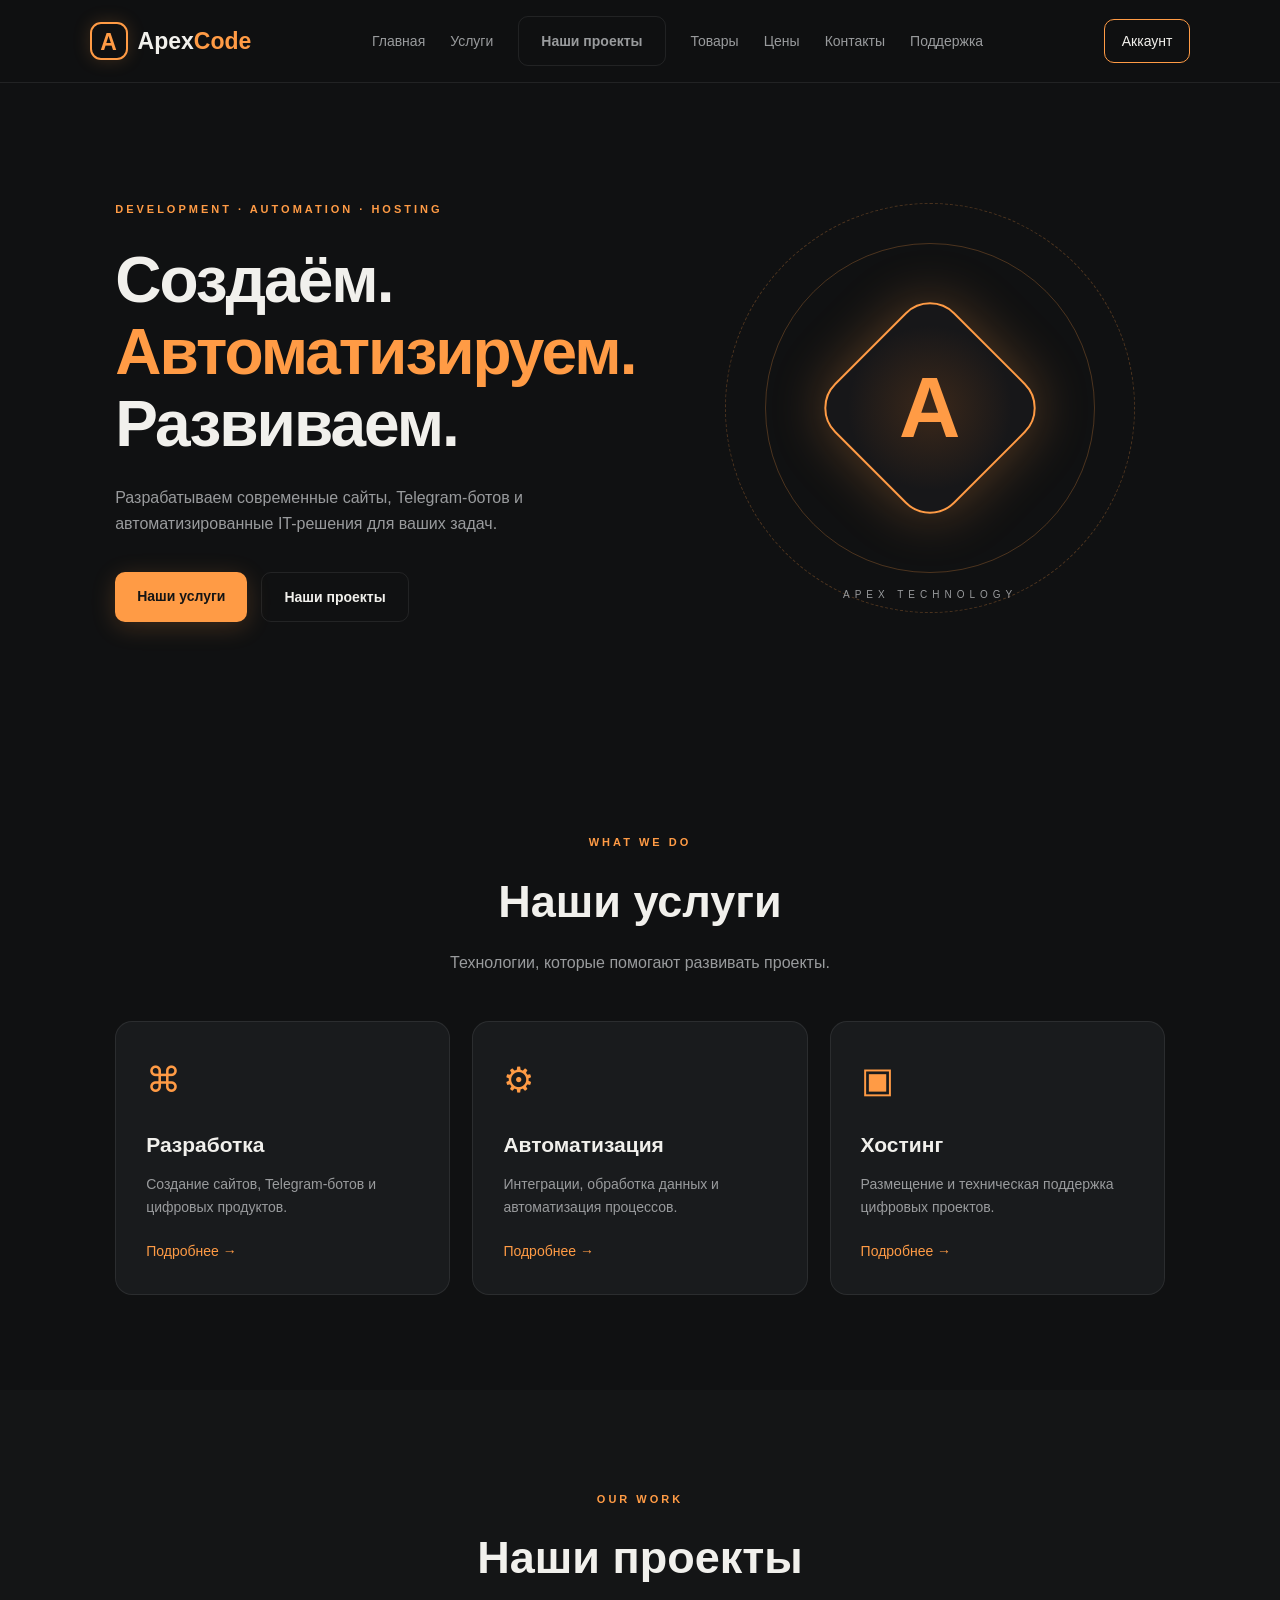
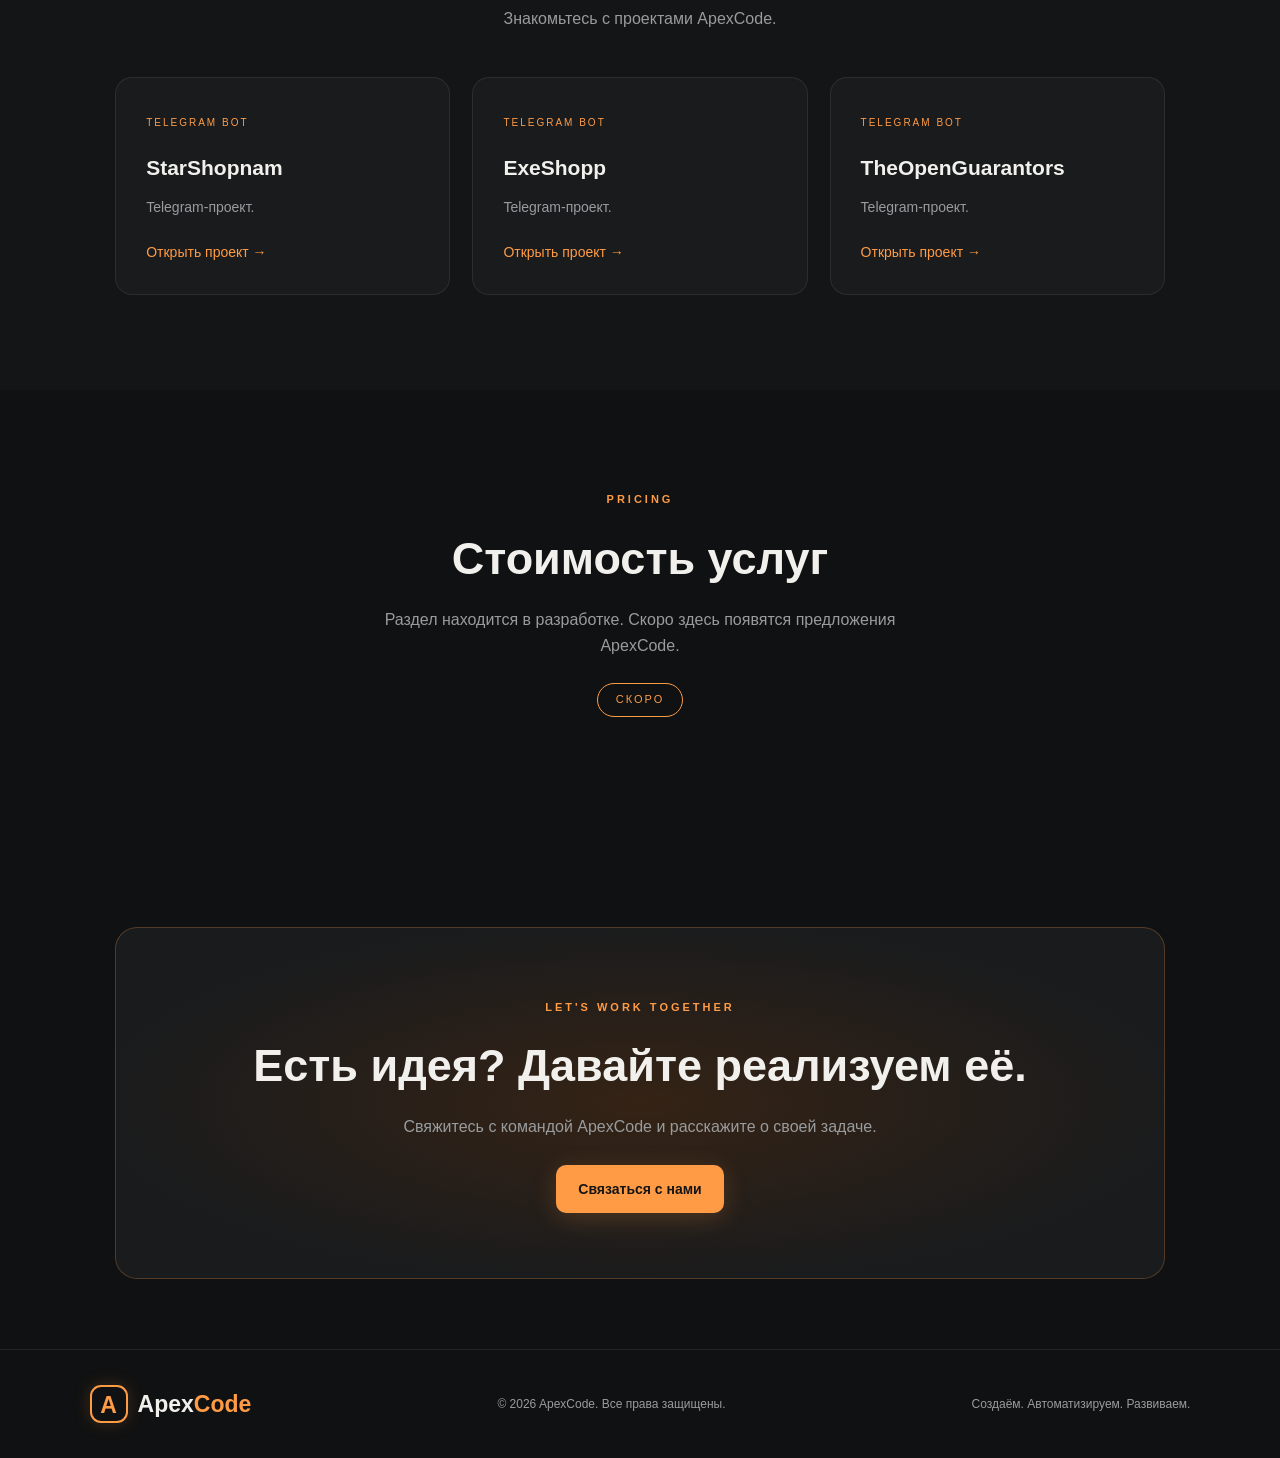
<file: index.html>
<!DOCTYPE html>
<html lang="ru">
<head>
  <meta charset="UTF-8">
  <meta name="viewport" content="width=device-width, initial-scale=1.0">
  <meta name="theme-color" content="#101112">
  <meta name="description" content="ApexCode — разработка сайтов, автоматизация, Telegram-боты и IT-решения.">

  <title>ApexCode — Создаём. Автоматизируем. Развиваем.</title>

  <link rel="stylesheet" href="css/style.css">
</head>
<body>

  <header class="header">
    <a href="#" class="logo">
      <span class="logo-icon">A</span>
      <span>Apex<span class="accent">Code</span></span>
    </a>

    <button class="menu-toggle" id="menuToggle"
      aria-label="Открыть меню" aria-expanded="false">
      ☰
    </button>

    <nav class="navigation" id="navigation">
      <a href="#home">Главная</a>
      <a href="services.html">Услуги</a>
      <a href="projects.html" class="button secondary">
  Наши проекты
</a>
      <a href="products.html">Товары</a>
      <a href="pricing.html">Цены</a>
      <a href="#contacts">Контакты</a>
      <a href="support.html">Поддержка</a>
    </nav>

    <a href="account.html" class="account-button">Аккаунт</a>
  </header>

  <main>
    <section class="hero" id="home">
      <div class="hero-content">
        <span class="eyebrow">DEVELOPMENT · AUTOMATION · HOSTING</span>

        <h1>
          Создаём.<br>
          <span class="accent">Автоматизируем.</span><br>
          Развиваем.
        </h1>

        <p>
          Разрабатываем современные сайты, Telegram-ботов
          и автоматизированные IT-решения для ваших задач.
        </p>

        <div class="hero-buttons">
          <a href="#services" class="button primary">Наши услуги</a>
          <a href="#projects" class="button secondary">Наши проекты</a>
        </div>
      </div>

      <div class="hero-visual">
        <div class="orbit orbit-one"></div>
        <div class="orbit orbit-two"></div>
        <div class="core">
          <span>A</span>
        </div>
        <div class="visual-label">APEX TECHNOLOGY</div>
      </div>
    </section>

    <section class="section" id="services">
      <div class="section-heading">
        <span class="eyebrow">WHAT WE DO</span>
        <h2>Наши услуги</h2>
        <p>Технологии, которые помогают развивать проекты.</p>
      </div>

      <div class="cards">
        <article class="card">
          <div class="card-icon">⌘</div>
          <h3>Разработка</h3>
          <p>Создание сайтов, Telegram-ботов и цифровых продуктов.</p>
          <a href="#contacts">Подробнее →</a>
        </article>

        <article class="card">
          <div class="card-icon">⚙</div>
          <h3>Автоматизация</h3>
          <p>Интеграции, обработка данных и автоматизация процессов.</p>
          <a href="#contacts">Подробнее →</a>
        </article>

        <article class="card">
          <div class="card-icon">▣</div>
          <h3>Хостинг</h3>
          <p>Размещение и техническая поддержка цифровых проектов.</p>
          <a href="#contacts">Подробнее →</a>
        </article>
      </div>
    </section>

    <section class="section projects" id="projects">
      <div class="section-heading">
        <span class="eyebrow">OUR WORK</span>
        <h2>Наши проекты</h2>
        <p>Знакомьтесь с проектами ApexCode.</p>
      </div>

      <div class="cards">
        <article class="card project-card">
          <span class="project-tag">TELEGRAM BOT</span>
          <h3>StarShopnam</h3>
          <p>Telegram-проект.</p>
          <a href="https://t.me/StarShopnam_bot" target="_blank" rel="noopener noreferrer">Открыть проект →</a>
        </article>

        <article class="card project-card">
          <span class="project-tag">TELEGRAM BOT</span>
          <h3>ExeShopp</h3>
          <p>Telegram-проект.</p>
          <a href="https://t.me/ExeShoppBot" target="_blank" rel="noopener noreferrer">Открыть проект →</a>
        </article>

        <article class="card project-card">
          <span class="project-tag">TELEGRAM BOT</span>
          <h3>TheOpenGuarantors</h3>
          <p>Telegram-проект.</p>
          <a href="https://t.me/TheOpenGuarantorsRobot" target="_blank" rel="noopener noreferrer">Открыть проект →</a>
        </article>
      </div>
    </section>

    <section class="section pricing" id="pricing">
      <div class="section-heading">
        <span class="eyebrow">PRICING</span>
        <h2>Стоимость услуг</h2>
        <p>Раздел находится в разработке. Скоро здесь появятся предложения ApexCode.</p>
        <span class="coming-soon">СКОРО</span>
      </div>
    </section>

    <section class="contact-section" id="contacts">
      <span class="eyebrow">LET'S WORK TOGETHER</span>
      <h2>Есть идея? Давайте реализуем её.</h2>
      <p>Свяжитесь с командой ApexCode и расскажите о своей задаче.</p>
      <a href="https://t.me/ApexCodeHelp"
         target="_blank" rel="noopener noreferrer"
         class="button primary">Связаться с нами</a>
    </section>
  </main>

  <footer class="footer">
    <a href="#" class="logo">
      <span class="logo-icon">A</span>
      <span>Apex<span class="accent">Code</span></span>
    </a>
    <p>© 2026 ApexCode. Все права защищены.</p>
    <span class="footer-caption">Создаём. Автоматизируем. Развиваем.</span>
  </footer>

  <script src="js/main.js"></script>
</body>
</html>
</file>
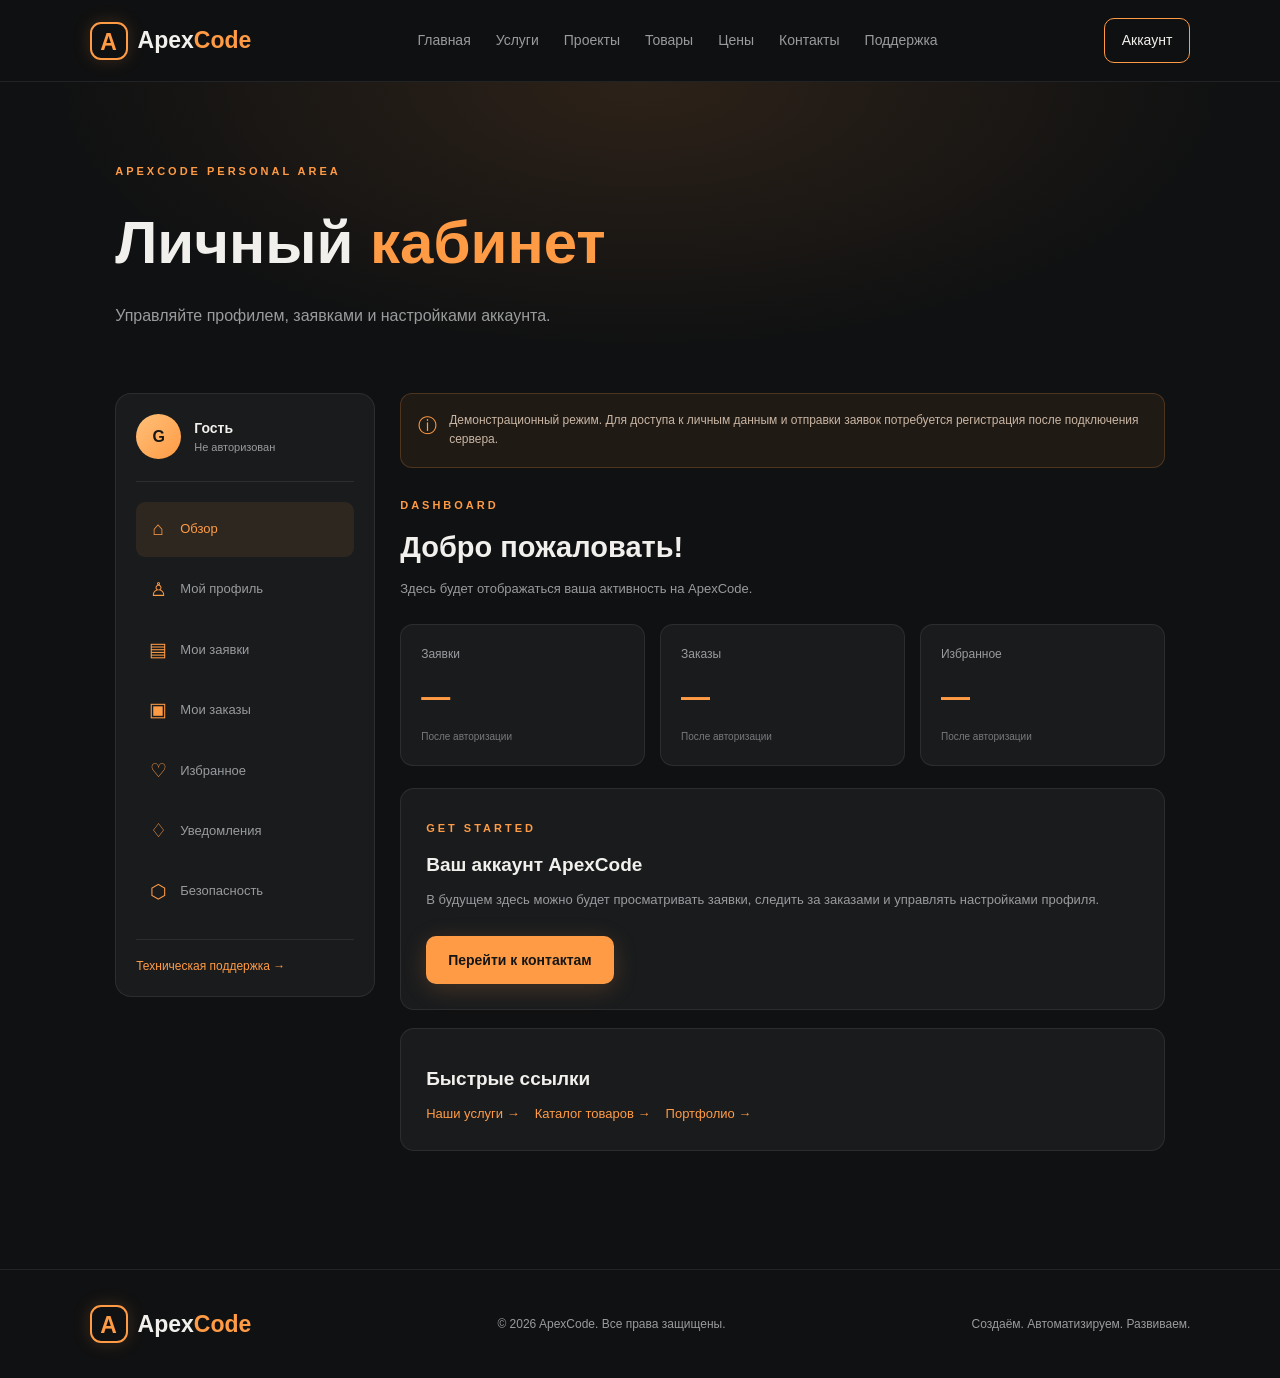
<file: account.html>
<!DOCTYPE html>
<html lang="ru">
<head>
  <meta charset="UTF-8">
  <meta name="viewport" content="width=device-width, initial-scale=1.0">
  <meta name="theme-color" content="#101112">
  <meta name="description" content="Личный кабинет ApexCode.">

  <title>Личный кабинет — ApexCode</title>

  <link rel="stylesheet" href="css/style.css">
  <link rel="stylesheet" href="css/account.css">
</head>
<body>

  <header class="header">
    <a href="index.html" class="logo">
      <span class="logo-icon">A</span>
      <span>Apex<span class="accent">Code</span></span>
    </a>

    <button class="menu-toggle" id="menuToggle"
      aria-label="Открыть меню" aria-expanded="false">☰</button>

    <nav class="navigation" id="navigation">
      <a href="index.html">Главная</a>
      <a href="services.html">Услуги</a>
      <a href="projects.html">Проекты</a>
      <a href="products.html">Товары</a>
      <a href="pricing.html">Цены</a>
      <a href="index.html#contacts">Контакты</a>
      <a href="support.html">Поддержка</a>
    </nav>

    <a href="account.html" class="account-button">Аккаунт</a>
  </header>

  <main class="account-page">

    <section class="account-heading">
      <span class="eyebrow">APEXCODE PERSONAL AREA</span>
      <h1>Личный <span class="accent">кабинет</span></h1>
      <p>Управляйте профилем, заявками и настройками аккаунта.</p>
    </section>

    <div class="account-layout">

      <aside class="account-sidebar">
        <div class="profile-summary">
          <div class="profile-avatar">G</div>
          <div>
            <strong>Гость</strong>
            <span>Не авторизован</span>
          </div>
        </div>

        <nav class="account-menu" aria-label="Разделы личного кабинета">
          <button class="account-tab active" data-tab="overview">
            <span>⌂</span> Обзор
          </button>
          <button class="account-tab" data-tab="profile">
            <span>♙</span> Мой профиль
          </button>
          <button class="account-tab" data-tab="applications">
            <span>▤</span> Мои заявки
          </button>
          <button class="account-tab" data-tab="orders">
            <span>▣</span> Мои заказы
          </button>
          <button class="account-tab" data-tab="favorites">
            <span>♡</span> Избранное
          </button>
          <button class="account-tab" data-tab="notifications">
            <span>♢</span> Уведомления
          </button>
          <button class="account-tab" data-tab="security">
            <span>⬡</span> Безопасность
          </button>
        </nav>

        <a class="support-link" href="https://t.me/ApexCodeHelp"
          target="_blank" rel="noopener noreferrer">
          Техническая поддержка →
        </a>
      </aside>

      <section class="account-content">

        <div class="account-notice">
          <span>ⓘ</span>
          <p>
            Демонстрационный режим. Для доступа к личным данным
            и отправки заявок потребуется регистрация после подключения сервера.
          </p>
        </div>

        <!-- ОБЗОР -->
        <section class="tab-panel active" id="tab-overview">
          <div class="panel-heading">
            <div>
              <span class="eyebrow">DASHBOARD</span>
              <h2>Добро пожаловать!</h2>
              <p>Здесь будет отображаться ваша активность на ApexCode.</p>
            </div>
          </div>

          <div class="account-stats">
            <article class="stat-card">
              <span>Заявки</span>
              <strong>—</strong>
              <small>После авторизации</small>
            </article>
            <article class="stat-card">
              <span>Заказы</span>
              <strong>—</strong>
              <small>После авторизации</small>
            </article>
            <article class="stat-card">
              <span>Избранное</span>
              <strong>—</strong>
              <small>После авторизации</small>
            </article>
          </div>

          <div class="account-card">
            <span class="eyebrow">GET STARTED</span>
            <h3>Ваш аккаунт ApexCode</h3>
            <p>
              В будущем здесь можно будет просматривать заявки,
              следить за заказами и управлять настройками профиля.
            </p>
            <a href="index.html#contacts" class="button primary">
              Перейти к контактам
            </a>
          </div>

          <div class="account-card">
            <h3>Быстрые ссылки</h3>
            <div class="quick-links">
              <a href="services.html">Наши услуги →</a>
              <a href="products.html">Каталог товаров →</a>
              <a href="projects.html">Портфолио →</a>
            </div>
          </div>
        </section>

        <!-- ПРОФИЛЬ -->
        <section class="tab-panel" id="tab-profile" hidden>
          <div class="panel-heading">
            <span class="eyebrow">PERSONAL INFORMATION</span>
            <h2>Мой профиль</h2>
            <p>Информация о вашем аккаунте.</p>
          </div>

          <div class="account-card">
            <div class="profile-large-avatar">G</div>
            <h3>Гостевой режим</h3>
            <p>Профиль появится после подключения авторизации.</p>
            <div class="information-row">
              <span>Имя</span>
              <strong>Не указано</strong>
            </div>
            <div class="information-row">
              <span>Email</span>
              <strong>Не подключён</strong>
            </div>
            <div class="information-row">
              <span>Telegram</span>
              <strong>Не подключён</strong>
            </div>
          </div>
        </section>

        <!-- ЗАЯВКИ -->
        <section class="tab-panel" id="tab-applications" hidden>
          <div class="panel-heading">
            <span class="eyebrow">APPLICATIONS</span>
            <h2>Мои заявки</h2>
            <p>История обращений по товарам и услугам.</p>
          </div>

          <div class="empty-state">
            <span>▤</span>
            <h3>Заявок пока нет</h3>
            <p>После авторизации здесь появятся ваши обращения.</p>
            <a href="services.html" class="button primary">Выбрать услугу</a>
          </div>
        </section>

        <!-- ЗАКАЗЫ -->
        <section class="tab-panel" id="tab-orders" hidden>
          <div class="panel-heading">
            <span class="eyebrow">ORDERS</span>
            <h2>Мои заказы</h2>
            <p>Статусы и история ваших заказов.</p>
          </div>

          <div class="empty-state">
            <span>▣</span>
            <h3>Заказов пока нет</h3>
            <p>Здесь будут отображаться согласованные заказы.</p>
            <a href="products.html" class="button primary">Открыть каталог</a>
          </div>
        </section>

        <!-- ИЗБРАННОЕ -->
        <section class="tab-panel" id="tab-favorites" hidden>
          <div class="panel-heading">
            <span class="eyebrow">FAVORITES</span>
            <h2>Избранное</h2>
            <p>Сохранённые товары и услуги.</p>
          </div>

          <div class="empty-state">
            <span>♡</span>
            <h3>Избранное будет доступно после входа</h3>
            <p>Сохранённые позиции можно будет просматривать в одном месте.</p>
            <a href="products.html" class="button primary">Открыть товары</a>
          </div>
        </section>

        <!-- УВЕДОМЛЕНИЯ -->
        <section class="tab-panel" id="tab-notifications" hidden>
          <div class="panel-heading">
            <span class="eyebrow">NOTIFICATIONS</span>
            <h2>Уведомления</h2>
            <p>События и обновления вашего аккаунта.</p>
          </div>

          <div class="empty-state">
            <span>♢</span>
            <h3>Пока нет уведомлений</h3>
            <p>Новые сообщения и изменения статусов будут появляться здесь.</p>
          </div>
        </section>

        <!-- БЕЗОПАСНОСТЬ -->
        <section class="tab-panel" id="tab-security" hidden>
          <div class="panel-heading">
            <span class="eyebrow">ACCOUNT SECURITY</span>
            <h2>Безопасность</h2>
            <p>Настройки защиты аккаунта.</p>
          </div>

          <div class="account-card">
            <div class="information-row">
              <span>Email</span>
              <strong>Не подключён</strong>
            </div>
            <div class="information-row">
              <span>Telegram</span>
              <strong>Не подключён</strong>
            </div>
            <div class="information-row">
              <span>Активные сессии</span>
              <strong>Недоступно</strong>
            </div>
            <p class="security-note">
              Управление паролем, подключёнными способами входа
              и сессиями появится после создания backend.
            </p>
          </div>
        </section>

      </section>
    </div>
  </main>

  <footer class="footer">
    <a href="index.html" class="logo">
      <span class="logo-icon">A</span>
      <span>Apex<span class="accent">Code</span></span>
    </a>
    <p>© 2026 ApexCode. Все права защищены.</p>
    <span class="footer-caption">Создаём. Автоматизируем. Развиваем.</span>
  </footer>

  <script src="js/main.js"></script>
  <script src="js/account.js"></script>
</body>
</html>
</file>
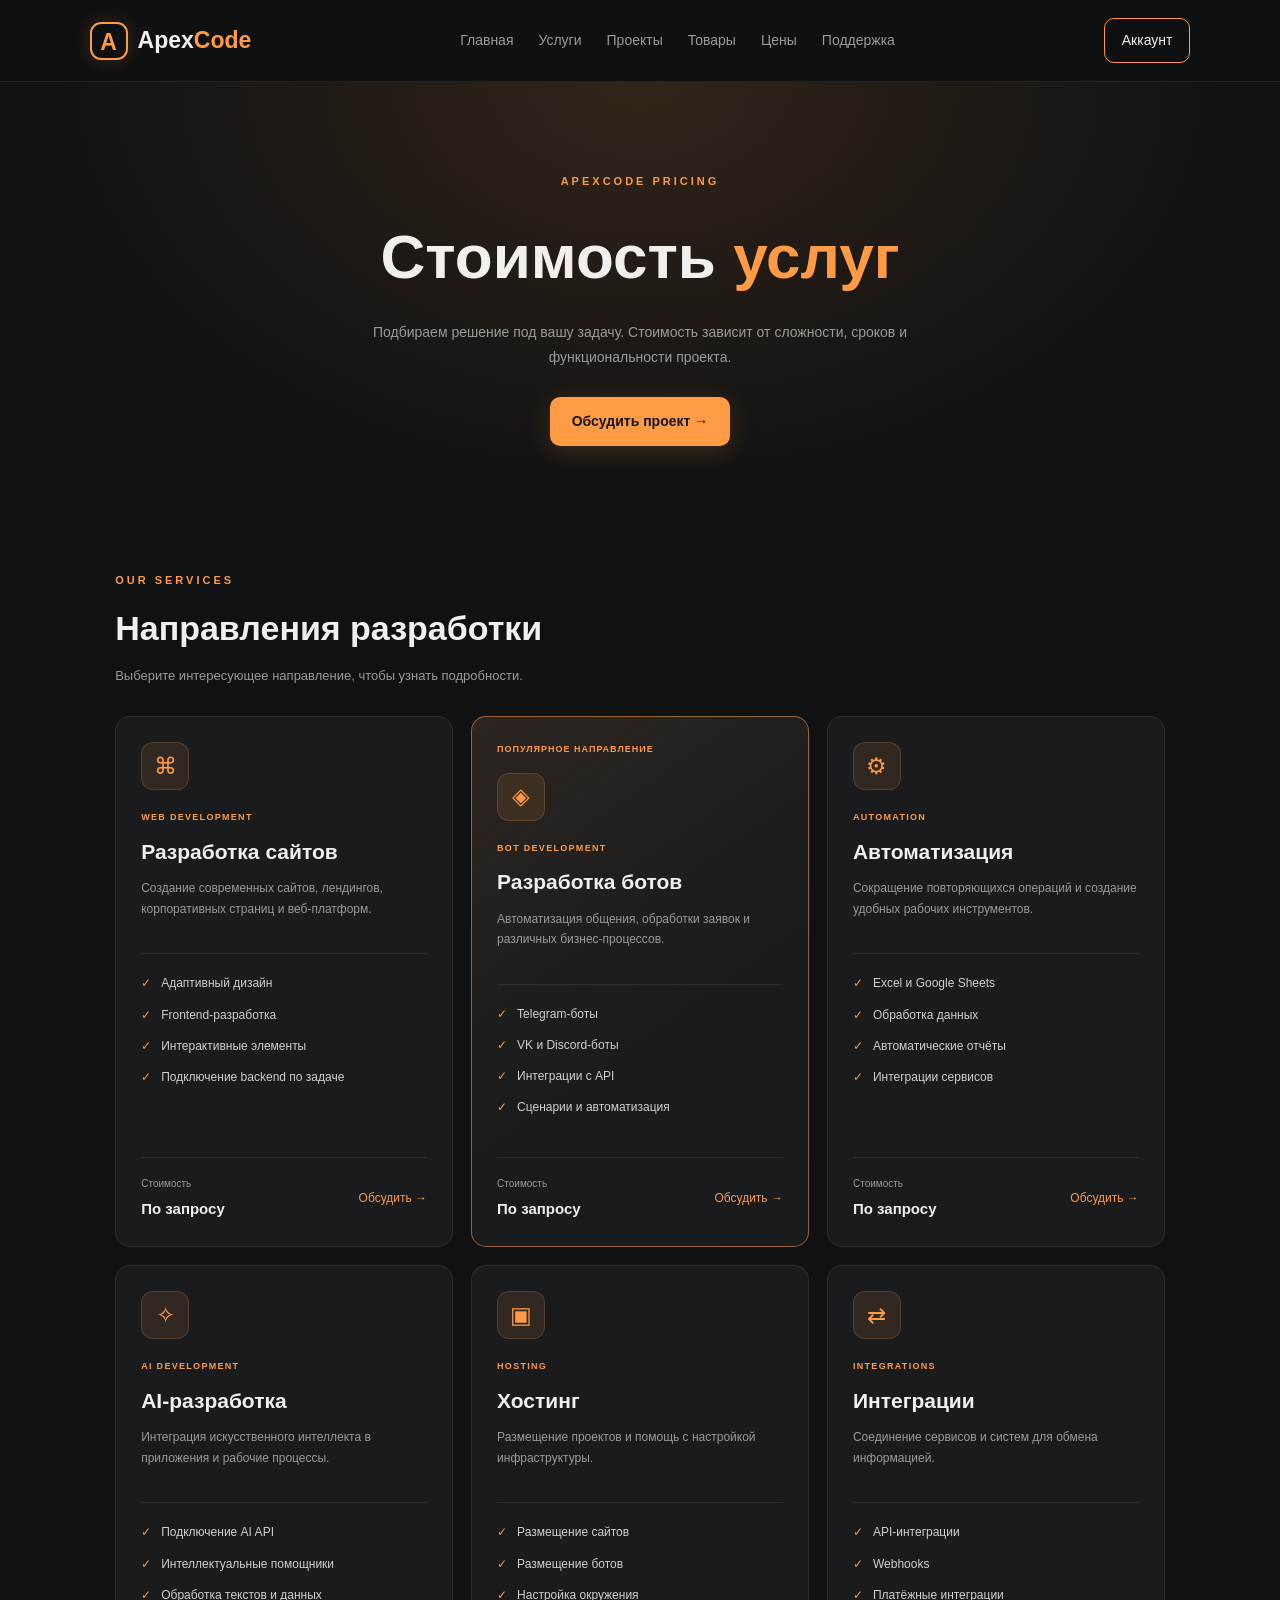
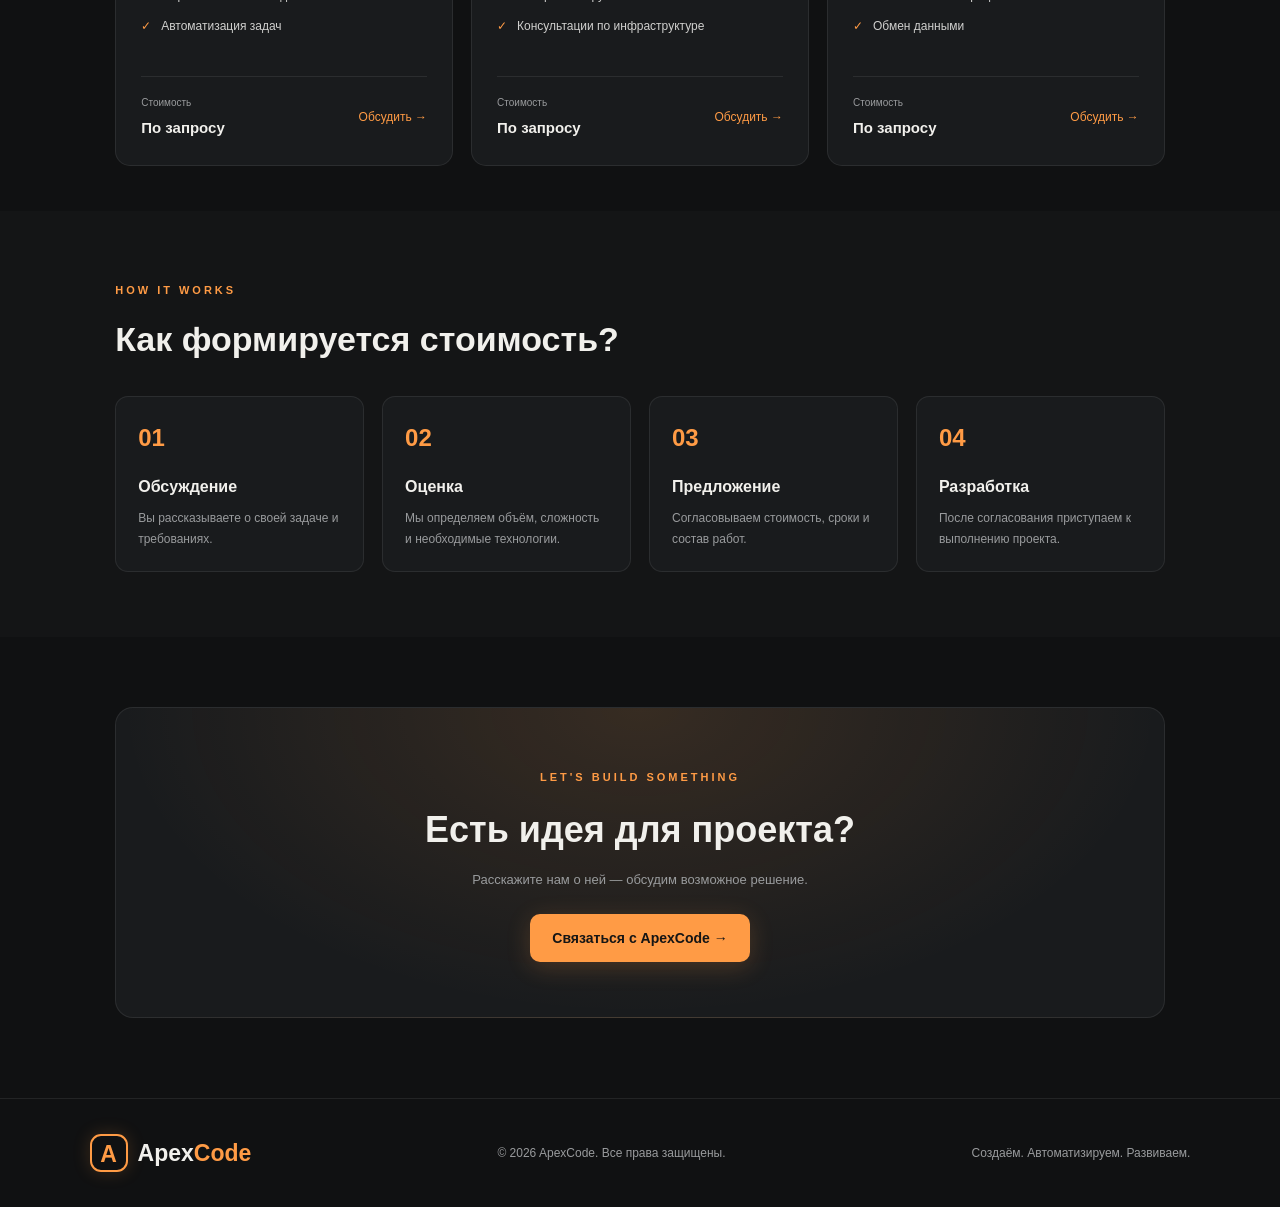
<file: pricing.html>
<!DOCTYPE html>
<html lang="ru">
<head>
  <meta charset="UTF-8">
  <meta name="viewport" content="width=device-width, initial-scale=1.0">
  <meta name="theme-color" content="#101112">
  <meta name="description" content="Стоимость разработки и IT-услуг ApexCode.">

  <title>Цены — ApexCode</title>

  <link rel="stylesheet" href="css/style.css">
  <link rel="stylesheet" href="css/pricing.css">
</head>
<body>

  <header class="header">
    <a href="index.html" class="logo">
      <span class="logo-icon">A</span>
      <span>Apex<span class="accent">Code</span></span>
    </a>

    <button class="menu-toggle" id="menuToggle"
      aria-label="Открыть меню" aria-expanded="false">☰</button>

    <nav class="navigation" id="navigation">
      <a href="index.html">Главная</a>
      <a href="services.html">Услуги</a>
      <a href="projects.html">Проекты</a>
      <a href="products.html">Товары</a>
      <a href="pricing.html" class="active">Цены</a>
      <a href="support.html">Поддержка</a>
    </nav>

    <a href="account.html" class="account-button">Аккаунт</a>
  </header>

  <main class="pricing-page">

    <section class="pricing-hero">
      <span class="eyebrow">APEXCODE PRICING</span>
      <h1>Стоимость <span class="accent">услуг</span></h1>
      <p>
        Подбираем решение под вашу задачу.
        Стоимость зависит от сложности, сроков и функциональности проекта.
      </p>
      <a href="https://t.me/ApexCodeHelp"
        target="_blank" rel="noopener noreferrer"
        class="button primary">
        Обсудить проект →
      </a>
    </section>

    <section class="pricing-content">

      <div class="pricing-intro">
        <span class="eyebrow">OUR SERVICES</span>
        <h2>Направления разработки</h2>
        <p>Выберите интересующее направление, чтобы узнать подробности.</p>
      </div>

      <div class="pricing-grid">

        <article class="pricing-card">
          <div class="pricing-icon">⌘</div>
          <span class="pricing-category">WEB DEVELOPMENT</span>
          <h3>Разработка сайтов</h3>
          <p>
            Создание современных сайтов, лендингов,
            корпоративных страниц и веб-платформ.
          </p>
          <ul>
            <li>Адаптивный дизайн</li>
            <li>Frontend-разработка</li>
            <li>Интерактивные элементы</li>
            <li>Подключение backend по задаче</li>
          </ul>
          <div class="pricing-bottom">
            <div>
              <span>Стоимость</span>
              <strong>По запросу</strong>
            </div>
            <a href="support.html" class="pricing-link">Обсудить →</a>
          </div>
        </article>

        <article class="pricing-card featured">
          <span class="popular-label">ПОПУЛЯРНОЕ НАПРАВЛЕНИЕ</span>
          <div class="pricing-icon">◈</div>
          <span class="pricing-category">BOT DEVELOPMENT</span>
          <h3>Разработка ботов</h3>
          <p>
            Автоматизация общения, обработки заявок
            и различных бизнес-процессов.
          </p>
          <ul>
            <li>Telegram-боты</li>
            <li>VK и Discord-боты</li>
            <li>Интеграции с API</li>
            <li>Сценарии и автоматизация</li>
          </ul>
          <div class="pricing-bottom">
            <div>
              <span>Стоимость</span>
              <strong>По запросу</strong>
            </div>
            <a href="support.html" class="pricing-link">Обсудить →</a>
          </div>
        </article>

        <article class="pricing-card">
          <div class="pricing-icon">⚙</div>
          <span class="pricing-category">AUTOMATION</span>
          <h3>Автоматизация</h3>
          <p>
            Сокращение повторяющихся операций
            и создание удобных рабочих инструментов.
          </p>
          <ul>
            <li>Excel и Google Sheets</li>
            <li>Обработка данных</li>
            <li>Автоматические отчёты</li>
            <li>Интеграции сервисов</li>
          </ul>
          <div class="pricing-bottom">
            <div>
              <span>Стоимость</span>
              <strong>По запросу</strong>
            </div>
            <a href="support.html" class="pricing-link">Обсудить →</a>
          </div>
        </article>

        <article class="pricing-card">
          <div class="pricing-icon">✧</div>
          <span class="pricing-category">AI DEVELOPMENT</span>
          <h3>AI-разработка</h3>
          <p>
            Интеграция искусственного интеллекта
            в приложения и рабочие процессы.
          </p>
          <ul>
            <li>Подключение AI API</li>
            <li>Интеллектуальные помощники</li>
            <li>Обработка текстов и данных</li>
            <li>Автоматизация задач</li>
          </ul>
          <div class="pricing-bottom">
            <div>
              <span>Стоимость</span>
              <strong>По запросу</strong>
            </div>
            <a href="support.html" class="pricing-link">Обсудить →</a>
          </div>
        </article>

        <article class="pricing-card">
          <div class="pricing-icon">▣</div>
          <span class="pricing-category">HOSTING</span>
          <h3>Хостинг</h3>
          <p>
            Размещение проектов и помощь
            с настройкой инфраструктуры.
          </p>
          <ul>
            <li>Размещение сайтов</li>
            <li>Размещение ботов</li>
            <li>Настройка окружения</li>
            <li>Консультации по инфраструктуре</li>
          </ul>
          <div class="pricing-bottom">
            <div>
              <span>Стоимость</span>
              <strong>По запросу</strong>
            </div>
            <a href="support.html" class="pricing-link">Обсудить →</a>
          </div>
        </article>

        <article class="pricing-card">
          <div class="pricing-icon">⇄</div>
          <span class="pricing-category">INTEGRATIONS</span>
          <h3>Интеграции</h3>
          <p>
            Соединение сервисов и систем
            для обмена информацией.
          </p>
          <ul>
            <li>API-интеграции</li>
            <li>Webhooks</li>
            <li>Платёжные интеграции</li>
            <li>Обмен данными</li>
          </ul>
          <div class="pricing-bottom">
            <div>
              <span>Стоимость</span>
              <strong>По запросу</strong>
            </div>
            <a href="support.html" class="pricing-link">Обсудить →</a>
          </div>
        </article>

      </div>
    </section>

    <section class="pricing-process">
      <span class="eyebrow">HOW IT WORKS</span>
      <h2>Как формируется стоимость?</h2>

      <div class="process-grid">
        <article>
          <span>01</span>
          <h3>Обсуждение</h3>
          <p>Вы рассказываете о своей задаче и требованиях.</p>
        </article>

        <article>
          <span>02</span>
          <h3>Оценка</h3>
          <p>Мы определяем объём, сложность и необходимые технологии.</p>
        </article>

        <article>
          <span>03</span>
          <h3>Предложение</h3>
          <p>Согласовываем стоимость, сроки и состав работ.</p>
        </article>

        <article>
          <span>04</span>
          <h3>Разработка</h3>
          <p>После согласования приступаем к выполнению проекта.</p>
        </article>
      </div>
    </section>

    <section class="pricing-cta">
      <span class="eyebrow">LET'S BUILD SOMETHING</span>
      <h2>Есть идея для проекта?</h2>
      <p>Расскажите нам о ней — обсудим возможное решение.</p>
      <a href="https://t.me/ApexCodeHelp"
        target="_blank" rel="noopener noreferrer"
        class="button primary">
        Связаться с ApexCode →
      </a>
    </section>

  </main>

  <footer class="footer">
    <a href="index.html" class="logo">
      <span class="logo-icon">A</span>
      <span>Apex<span class="accent">Code</span></span>
    </a>
    <p>© 2026 ApexCode. Все права защищены.</p>
    <span class="footer-caption">Создаём. Автоматизируем. Развиваем.</span>
  </footer>

  <script src="js/main.js"></script>
</body>
</html>
</file>
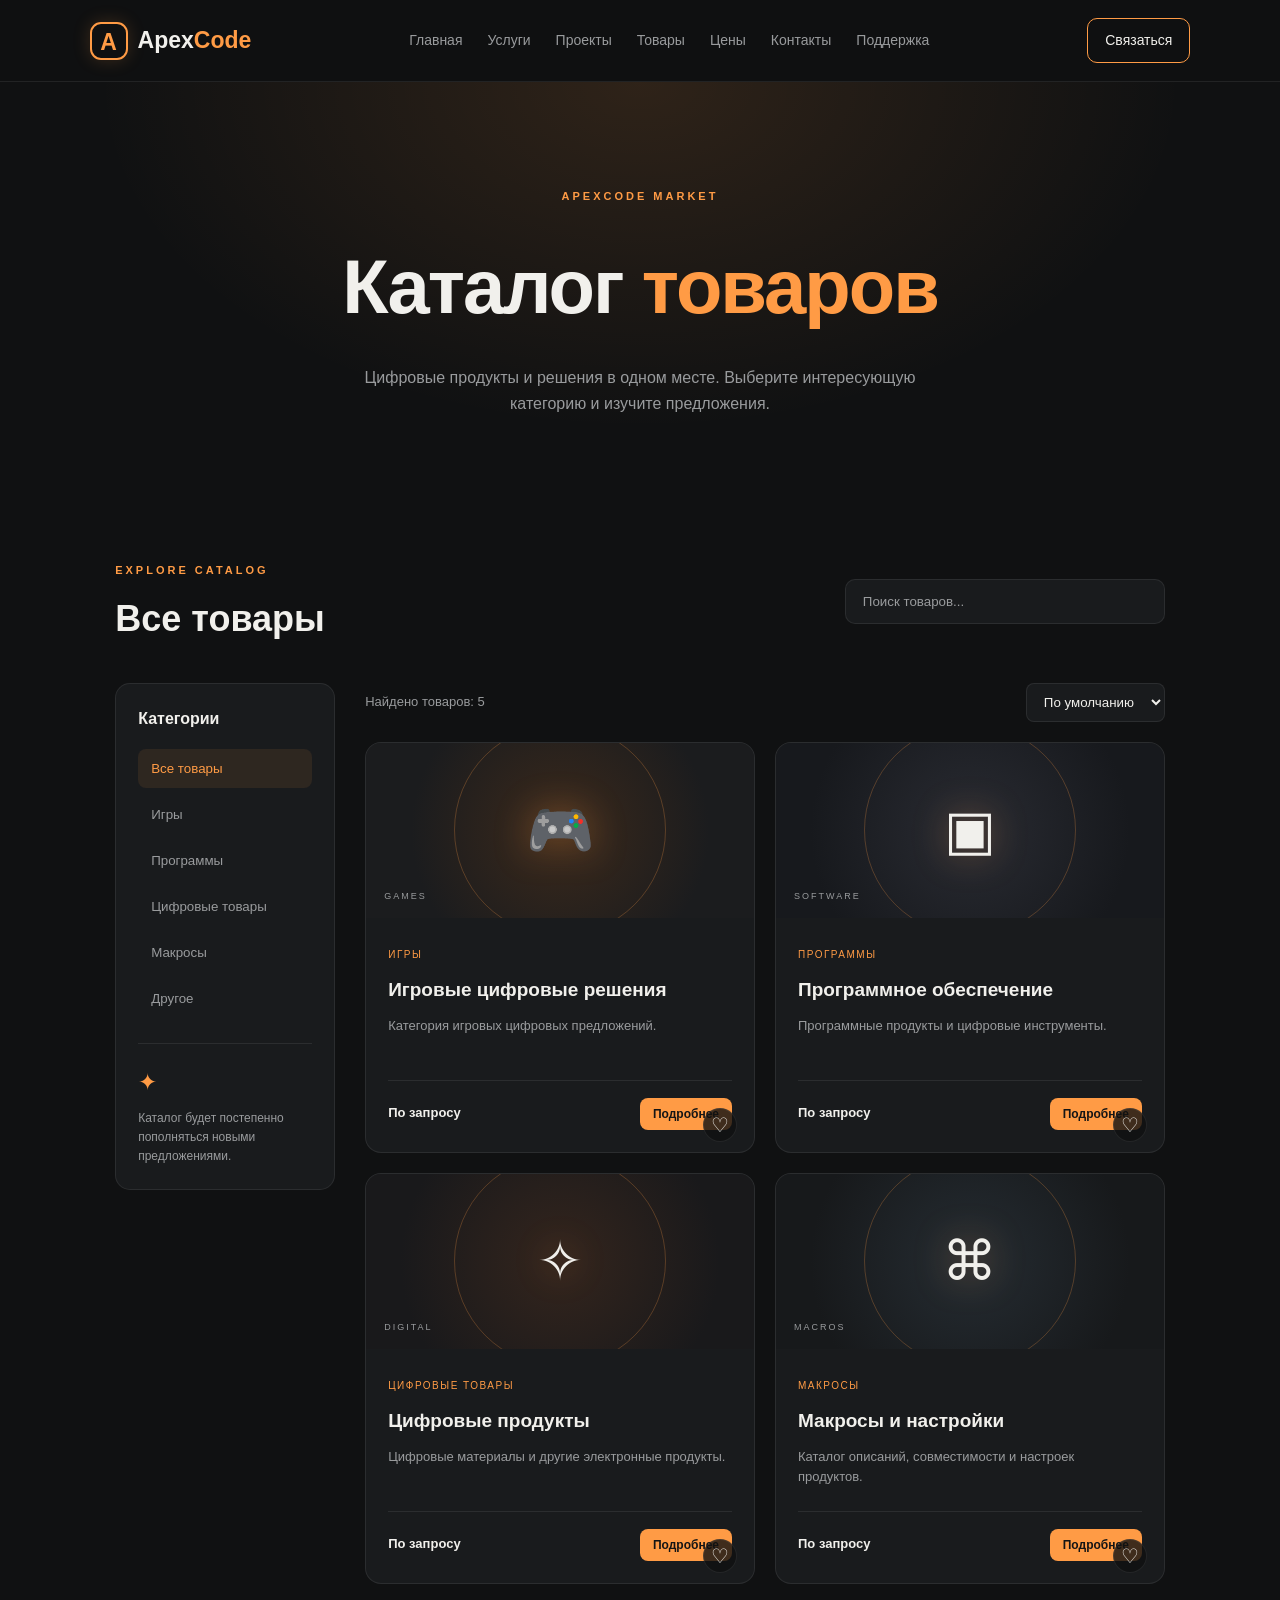
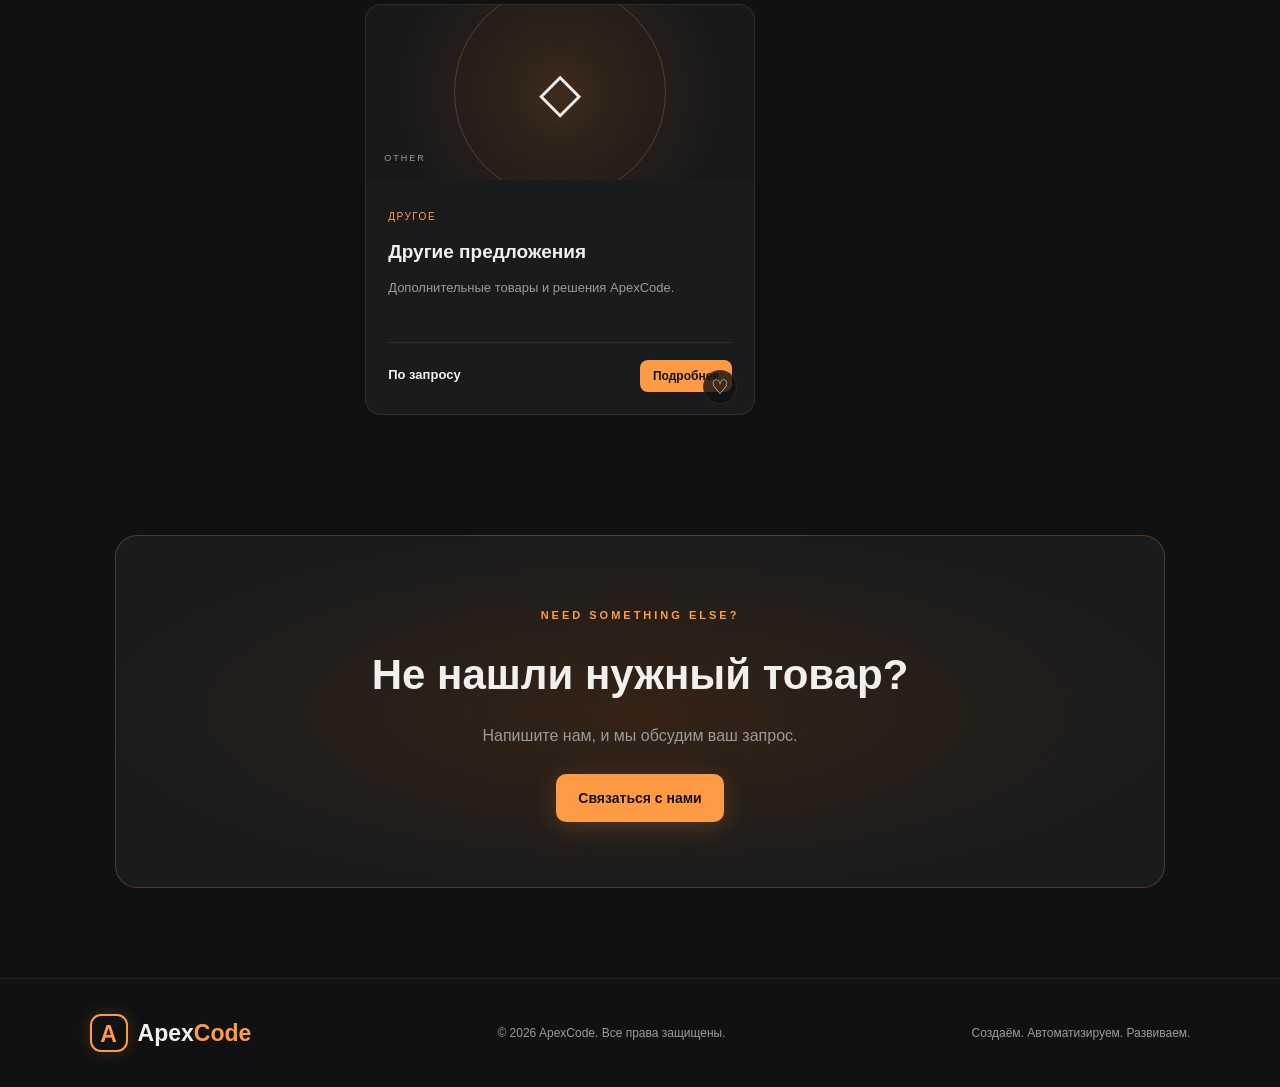
<file: products.html>
<!DOCTYPE html>
<html lang="ru">
<head>
  <meta charset="UTF-8">
  <meta name="viewport" content="width=device-width, initial-scale=1.0">
  <meta name="theme-color" content="#101112">
  <meta name="description" content="Каталог цифровых товаров ApexCode.">

  <title>Каталог товаров — ApexCode</title>

  <link rel="stylesheet" href="css/style.css">
  <link rel="stylesheet" href="css/products.css">
</head>
<body>

  <header class="header">
    <a href="index.html" class="logo">
      <span class="logo-icon">A</span>
      <span>Apex<span class="accent">Code</span></span>
    </a>

    <button class="menu-toggle" id="menuToggle"
      aria-label="Открыть меню" aria-expanded="false">☰</button>

    <nav class="navigation" id="navigation">
      <a href="index.html">Главная</a>
      <a href="services.html">Услуги</a>
      <a href="projects.html">Проекты</a>
      <a href="products.html" class="active">Товары</a>
      <a href="pricing.html">Цены</a>
      <a href="index.html#contacts">Контакты</a>
      <a href="support.html">Поддержка</a>
    </nav>

    <a href="index.html#contacts" class="account-button">Связаться</a>
  </header>

  <main>
    <section class="products-hero">
      <span class="eyebrow">APEXCODE MARKET</span>
      <h1>Каталог <span class="accent">товаров</span></h1>
      <p>
        Цифровые продукты и решения в одном месте.
        Выберите интересующую категорию и изучите предложения.
      </p>
    </section>

    <section class="products-section">
      <div class="products-toolbar">
        <div>
          <span class="eyebrow">EXPLORE CATALOG</span>
          <h2>Все товары</h2>
        </div>

        <input
          type="search"
          id="productSearch"
          placeholder="Поиск товаров..."
          aria-label="Поиск товаров"
        >
      </div>

      <div class="products-layout">

        <aside class="products-sidebar">
          <h3>Категории</h3>

          <button class="category-button active" data-category="all">
            Все товары
          </button>

          <button class="category-button" data-category="games">
            Игры
          </button>

          <button class="category-button" data-category="software">
            Программы
          </button>

          <button class="category-button" data-category="digital">
            Цифровые товары
          </button>

          <button class="category-button" data-category="macros">
            Макросы
          </button>

          <button class="category-button" data-category="other">
            Другое
          </button>

          <div class="sidebar-note">
            <span>✦</span>
            <p>Каталог будет постепенно пополняться новыми предложениями.</p>
          </div>
        </aside>

        <div class="products-main">

          <div class="products-controls">
            <span id="productCount">Товары каталога</span>

            <select id="productSort" aria-label="Сортировка товаров">
              <option value="default">По умолчанию</option>
              <option value="name">По названию</option>
            </select>
          </div>

          <div class="products-grid" id="productsGrid">

            <article class="product-card"
              data-category="games"
              data-name="Игровые цифровые решения"
              data-search="игры игровые цифровые решения">

              <div class="product-image product-image-one">
                <span class="product-visual-icon">🎮</span>
                <span class="product-label">GAMES</span>
              </div>

              <div class="product-info">
                <span class="product-category">ИГРЫ</span>
                <h3>Игровые цифровые решения</h3>
                <p>Категория игровых цифровых предложений.</p>

                <div class="product-bottom">
                  <span class="product-price">По запросу</span>
                  <button class="details-button"
                    data-product="Игровые цифровые решения"
                    data-description="Категория игровых цифровых предложений. Уточните доступность и характеристики перед оформлением заявки.">
                    Подробнее
                  </button>
                </div>

                <button class="favorite-button" aria-label="Добавить в избранное"
                  aria-pressed="false">♡</button>
              </div>
            </article>

            <article class="product-card"
              data-category="software"
              data-name="Программное обеспечение"
              data-search="программы софт приложения программное обеспечение">

              <div class="product-image product-image-two">
                <span class="product-visual-icon">▣</span>
                <span class="product-label">SOFTWARE</span>
              </div>

              <div class="product-info">
                <span class="product-category">ПРОГРАММЫ</span>
                <h3>Программное обеспечение</h3>
                <p>Программные продукты и цифровые инструменты.</p>

                <div class="product-bottom">
                  <span class="product-price">По запросу</span>
                  <button class="details-button"
                    data-product="Программное обеспечение"
                    data-description="Программные продукты и цифровые инструменты. Уточните совместимость, лицензию и условия использования.">
                    Подробнее
                  </button>
                </div>

                <button class="favorite-button" aria-label="Добавить в избранное"
                  aria-pressed="false">♡</button>
              </div>
            </article>

            <article class="product-card"
              data-category="digital"
              data-name="Цифровые продукты"
              data-search="цифровые продукты файлы материалы">

              <div class="product-image product-image-three">
                <span class="product-visual-icon">✧</span>
                <span class="product-label">DIGITAL</span>
              </div>

              <div class="product-info">
                <span class="product-category">ЦИФРОВЫЕ ТОВАРЫ</span>
                <h3>Цифровые продукты</h3>
                <p>Цифровые материалы и другие электронные продукты.</p>

                <div class="product-bottom">
                  <span class="product-price">По запросу</span>
                  <button class="details-button"
                    data-product="Цифровые продукты"
                    data-description="Цифровые материалы и электронные продукты. Состав и формат уточняются для каждого предложения.">
                    Подробнее
                  </button>
                </div>

                <button class="favorite-button" aria-label="Добавить в избранное"
                  aria-pressed="false">♡</button>
              </div>
            </article>

            <article class="product-card"
              data-category="macros"
              data-name="Макросы и настройки"
              data-search="макросы настройки совместимость игры">

              <div class="product-image product-image-four">
                <span class="product-visual-icon">⌘</span>
                <span class="product-label">MACROS</span>
              </div>

              <div class="product-info">
                <span class="product-category">МАКРОСЫ</span>
                <h3>Макросы и настройки</h3>
                <p>Каталог описаний, совместимости и настроек продуктов.</p>

                <div class="product-bottom">
                  <span class="product-price">По запросу</span>
                  <button class="details-button"
                    data-product="Макросы и настройки"
                    data-description="Информация о совместимости, назначении и настройках. Доступность и характеристики уточняются отдельно.">
                    Подробнее
                  </button>
                </div>

                <button class="favorite-button" aria-label="Добавить в избранное"
                  aria-pressed="false">♡</button>
              </div>
            </article>

            <article class="product-card"
              data-category="other"
              data-name="Другие предложения"
              data-search="другие предложения товары">

              <div class="product-image product-image-five">
                <span class="product-visual-icon">◇</span>
                <span class="product-label">OTHER</span>
              </div>

              <div class="product-info">
                <span class="product-category">ДРУГОЕ</span>
                <h3>Другие предложения</h3>
                <p>Дополнительные товары и решения ApexCode.</p>

                <div class="product-bottom">
                  <span class="product-price">По запросу</span>
                  <button class="details-button"
                    data-product="Другие предложения"
                    data-description="Дополнительные предложения ApexCode. Состав и условия уточняются отдельно.">
                    Подробнее
                  </button>
                </div>

                <button class="favorite-button" aria-label="Добавить в избранное"
                  aria-pressed="false">♡</button>
              </div>
            </article>

          </div>

          <p class="empty-products" id="emptyProducts" hidden>
            По вашему запросу товары не найдены.
          </p>

        </div>
      </div>
    </section>

    <section class="products-cta">
      <span class="eyebrow">NEED SOMETHING ELSE?</span>
      <h2>Не нашли нужный товар?</h2>
      <p>Напишите нам, и мы обсудим ваш запрос.</p>
      <a href="https://t.me/ApexCodeHelp"
         target="_blank" rel="noopener noreferrer"
         class="button primary">Связаться с нами</a>
    </section>
  </main>

  <div class="product-modal" id="productModal"
    role="dialog" aria-modal="true" aria-labelledby="modalTitle" hidden>

    <div class="modal-overlay" id="modalOverlay"></div>

    <div class="modal-content">
      <button class="modal-close" id="modalClose"
        aria-label="Закрыть окно">×</button>

      <span class="eyebrow">PRODUCT DETAILS</span>
      <h2 id="modalTitle">Название товара</h2>
      <p id="modalDescription"></p>

      <a href="https://t.me/ApexCodeHelp"
         target="_blank" rel="noopener noreferrer"
         class="button primary">Уточнить наличие</a>
    </div>
  </div>

  <footer class="footer">
    <a href="index.html" class="logo">
      <span class="logo-icon">A</span>
      <span>Apex<span class="accent">Code</span></span>
    </a>
    <p>© 2026 ApexCode. Все права защищены.</p>
    <span class="footer-caption">Создаём. Автоматизируем. Развиваем.</span>
  </footer>

  <script src="js/main.js"></script>
  <script src="js/products.js"></script>
</body>
</html>
</file>
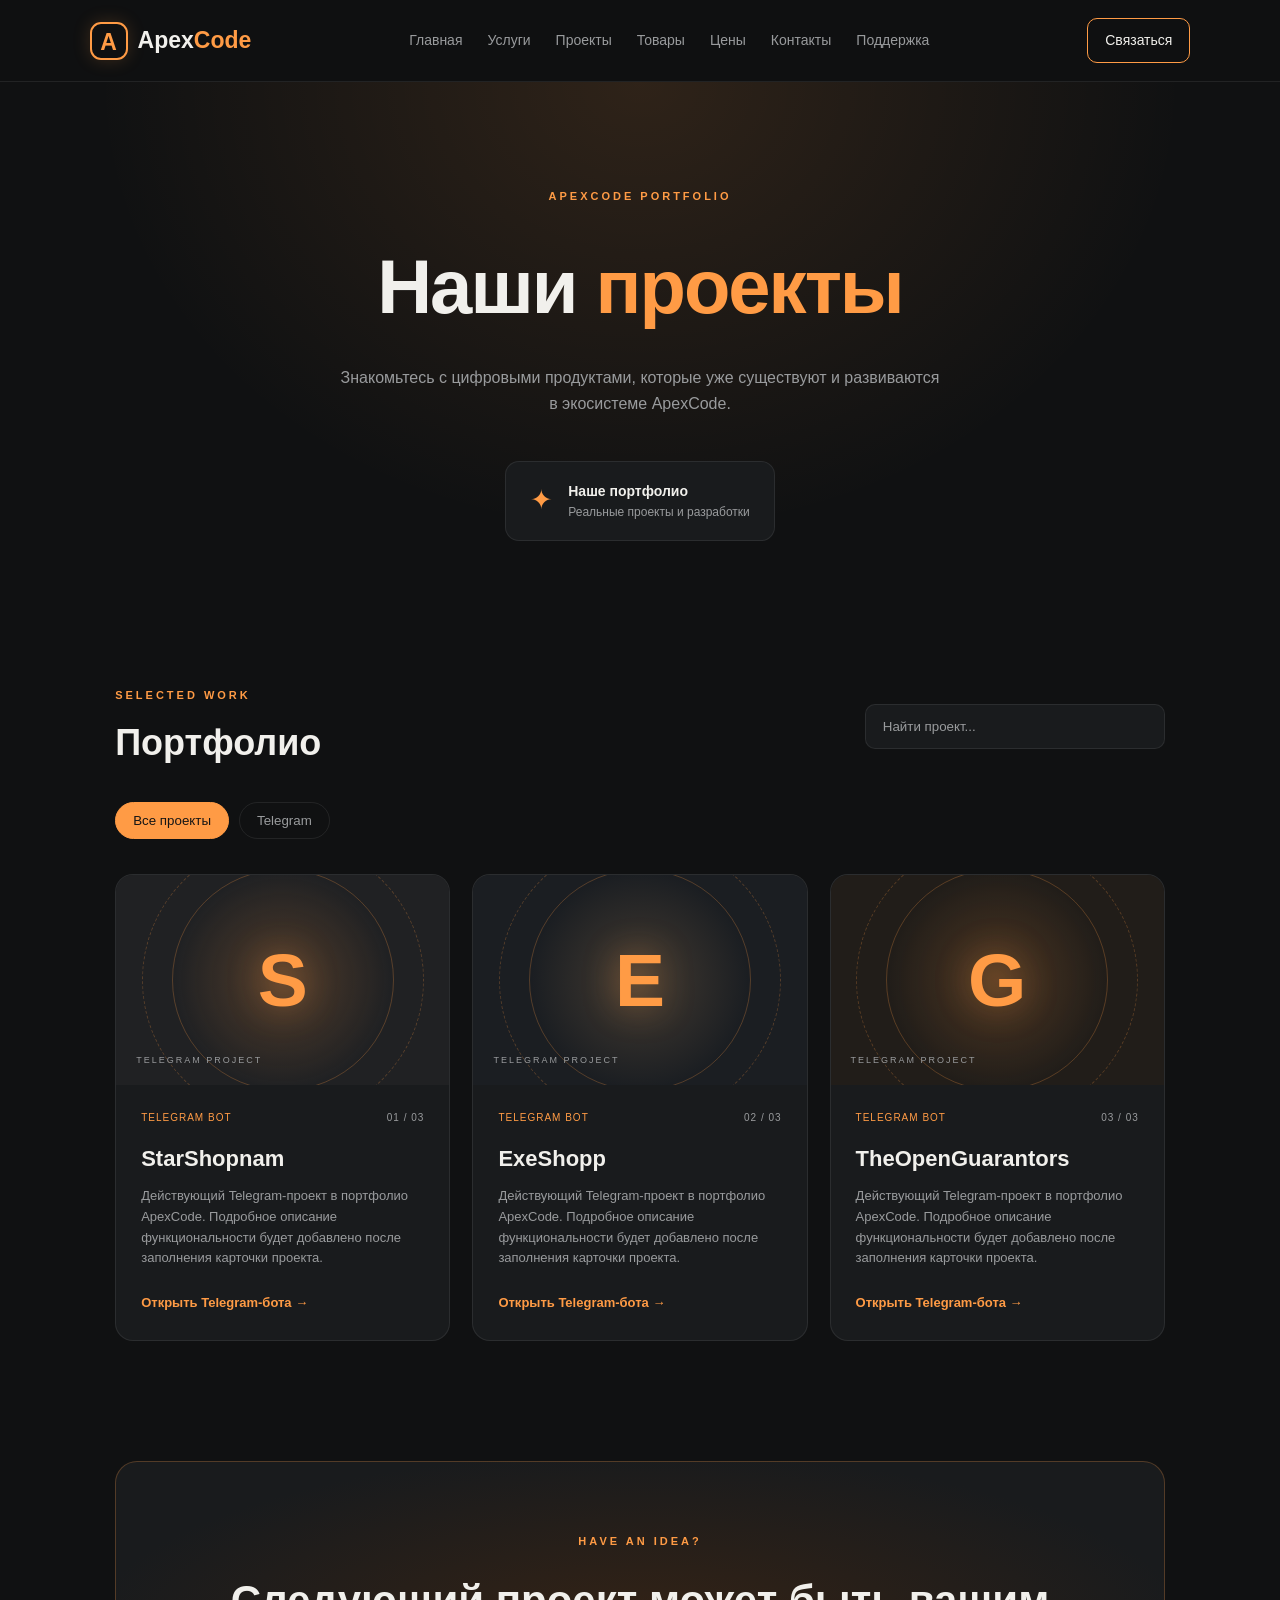
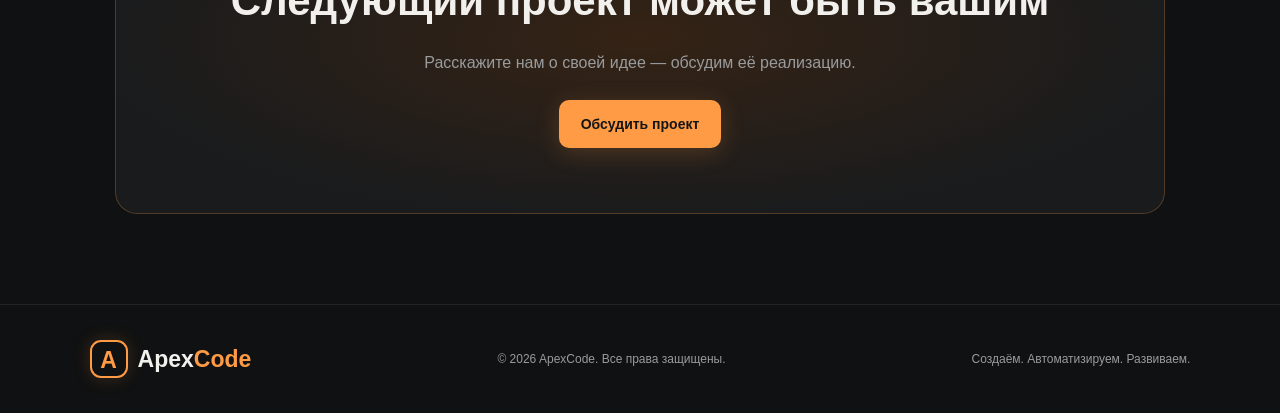
<file: projects.html>
<!DOCTYPE html>
<html lang="ru">
<head>
  <meta charset="UTF-8">
  <meta name="viewport" content="width=device-width, initial-scale=1.0">
  <meta name="theme-color" content="#101112">
  <meta name="description" content="Портфолио ApexCode — наши цифровые проекты и Telegram-боты.">

  <title>Проекты — ApexCode</title>

  <link rel="stylesheet" href="css/style.css">
  <link rel="stylesheet" href="css/projects.css">
</head>
<body>

  <header class="header">
    <a href="index.html" class="logo">
      <span class="logo-icon">A</span>
      <span>Apex<span class="accent">Code</span></span>
    </a>

    <button class="menu-toggle" id="menuToggle"
      aria-label="Открыть меню" aria-expanded="false">☰</button>

    <nav class="navigation" id="navigation">
      <a href="index.html">Главная</a>
      <a href="services.html">Услуги</a>
      <a href="projects.html" class="active">Проекты</a>
      <a href="index.html#products">Товары</a>
      <a href="pricing.html">Цены</a>
      <a href="index.html#contacts">Контакты</a>
      <a href="support.html">Поддержка</a>
    </nav>

    <a href="index.html#contacts" class="account-button">Связаться</a>
  </header>

  <main>
    <section class="projects-hero">
      <span class="eyebrow">APEXCODE PORTFOLIO</span>
      <h1>Наши <span class="accent">проекты</span></h1>
      <p>
        Знакомьтесь с цифровыми продуктами, которые уже существуют
        и развиваются в экосистеме ApexCode.
      </p>

      <div class="projects-counter">
        <div class="counter-icon">✦</div>
        <div>
          <strong>Наше портфолио</strong>
          <span>Реальные проекты и разработки</span>
        </div>
      </div>
    </section>

    <section class="portfolio-section">
      <div class="portfolio-heading">
        <div>
          <span class="eyebrow">SELECTED WORK</span>
          <h2>Портфолио</h2>
        </div>

        <input
          type="search"
          id="projectSearch"
          placeholder="Найти проект..."
          aria-label="Поиск проектов"
        >
      </div>

      <div class="project-filters" id="projectFilters">
        <button class="filter-button active" data-filter="all">Все проекты</button>
        <button class="filter-button" data-filter="telegram">Telegram</button>
      </div>

      <div class="portfolio-grid" id="portfolioGrid">

        <article class="portfolio-card"
          data-category="telegram"
          data-search="starshopnam telegram бот star shop nam">

          <div class="portfolio-preview preview-one">
            <span class="preview-symbol">S</span>
            <span class="preview-label">TELEGRAM PROJECT</span>
          </div>

          <div class="portfolio-content">
            <div class="portfolio-meta">
              <span>TELEGRAM BOT</span>
              <span>01 / 03</span>
            </div>

            <h3>StarShopnam</h3>
            <p>
              Действующий Telegram-проект в портфолио ApexCode.
              Подробное описание функциональности будет добавлено
              после заполнения карточки проекта.
            </p>

            <a href="https://t.me/StarShopnam_bot"
               target="_blank" rel="noopener noreferrer"
               class="portfolio-link">Открыть Telegram-бота →</a>
          </div>
        </article>

        <article class="portfolio-card"
          data-category="telegram"
          data-search="exeshopp telegram бот exe shopp">

          <div class="portfolio-preview preview-two">
            <span class="preview-symbol">E</span>
            <span class="preview-label">TELEGRAM PROJECT</span>
          </div>

          <div class="portfolio-content">
            <div class="portfolio-meta">
              <span>TELEGRAM BOT</span>
              <span>02 / 03</span>
            </div>

            <h3>ExeShopp</h3>
            <p>
              Действующий Telegram-проект в портфолио ApexCode.
              Подробное описание функциональности будет добавлено
              после заполнения карточки проекта.
            </p>

            <a href="https://t.me/ExeShoppBot"
               target="_blank" rel="noopener noreferrer"
               class="portfolio-link">Открыть Telegram-бота →</a>
          </div>
        </article>

        <article class="portfolio-card"
          data-category="telegram"
          data-search="theopenguarantorsrobot telegram бот">

          <div class="portfolio-preview preview-three">
            <span class="preview-symbol">G</span>
            <span class="preview-label">TELEGRAM PROJECT</span>
          </div>

          <div class="portfolio-content">
            <div class="portfolio-meta">
              <span>TELEGRAM BOT</span>
              <span>03 / 03</span>
            </div>

            <h3>TheOpenGuarantors</h3>
            <p>
              Действующий Telegram-проект в портфолио ApexCode.
              Подробное описание функциональности будет добавлено
              после заполнения карточки проекта.
            </p>

            <a href="https://t.me/TheOpenGuarantorsRobot"
               target="_blank" rel="noopener noreferrer"
               class="portfolio-link">Открыть Telegram-бота →</a>
          </div>
        </article>

      </div>

      <p class="empty-projects" id="emptyProjects" hidden>
        Проекты не найдены.
      </p>
    </section>

    <section class="projects-cta">
      <span class="eyebrow">HAVE AN IDEA?</span>
      <h2>Следующий проект может быть вашим</h2>
      <p>Расскажите нам о своей идее — обсудим её реализацию.</p>

      <a href="https://t.me/ApexCodeHelp"
         target="_blank" rel="noopener noreferrer"
         class="button primary">Обсудить проект</a>
    </section>
  </main>

  <footer class="footer">
    <a href="index.html" class="logo">
      <span class="logo-icon">A</span>
      <span>Apex<span class="accent">Code</span></span>
    </a>
    <p>© 2026 ApexCode. Все права защищены.</p>
    <span class="footer-caption">Создаём. Автоматизируем. Развиваем.</span>
  </footer>

  <script src="js/main.js"></script>
  <script src="js/projects.js"></script>
</body>
</html>
</file>
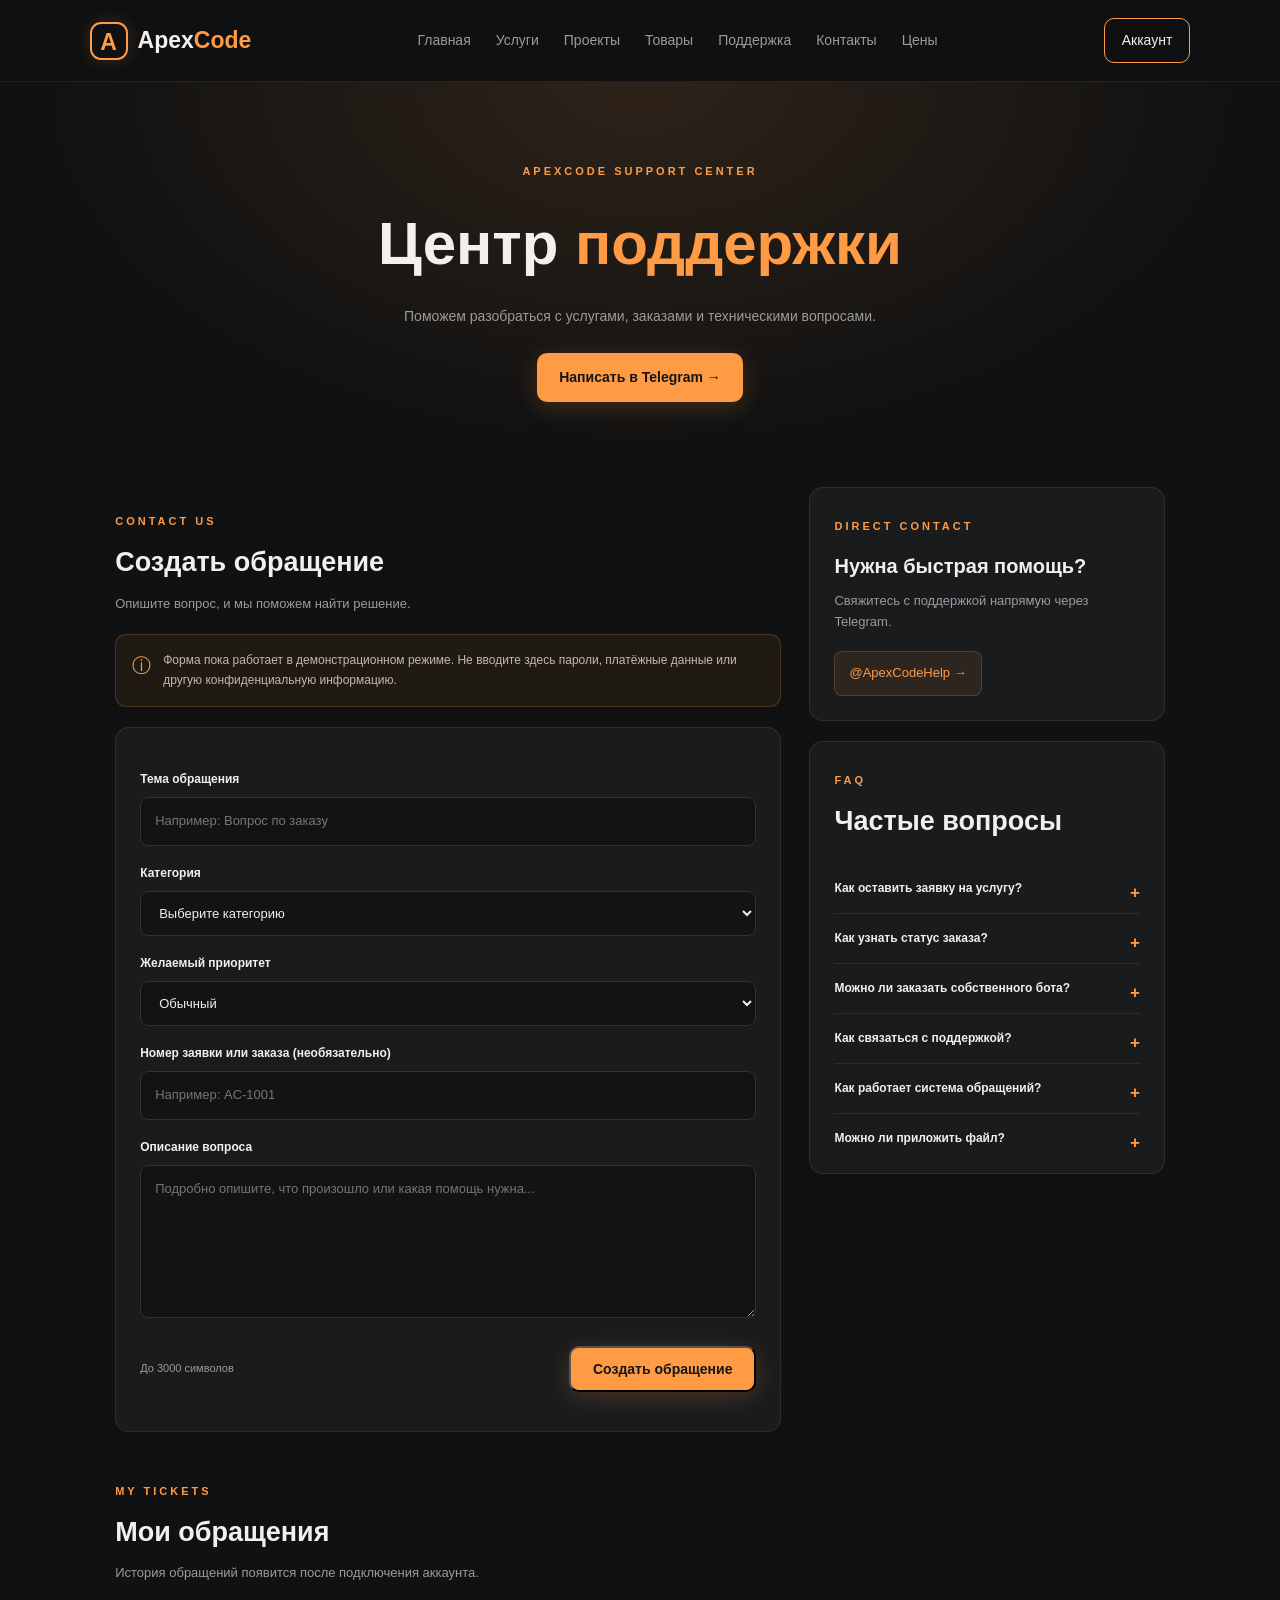
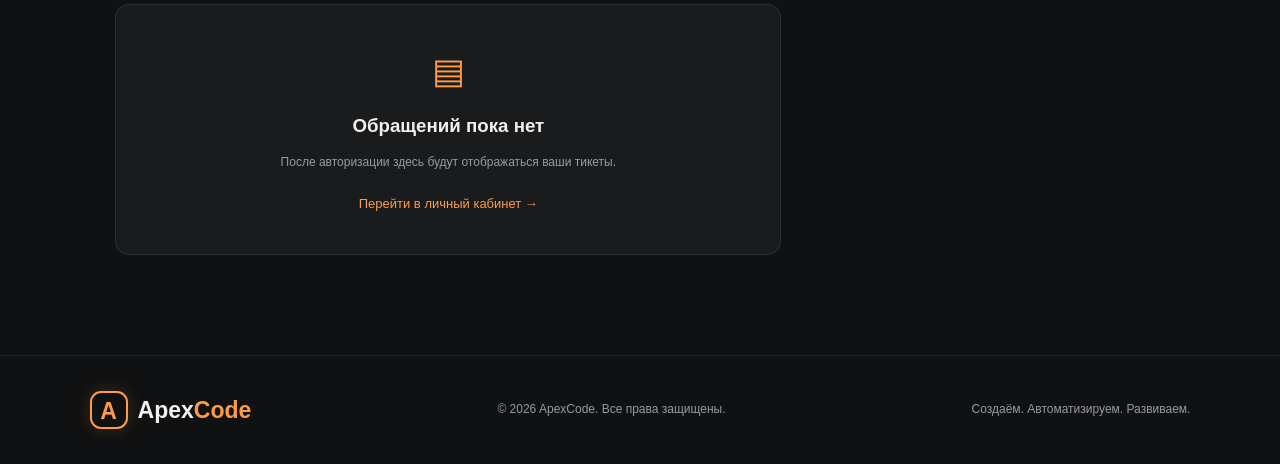
<file: support.html>
<!DOCTYPE html>
<html lang="ru">
<head>
  <meta charset="UTF-8">
  <meta name="viewport" content="width=device-width, initial-scale=1.0">
  <meta name="theme-color" content="#101112">
  <meta name="description" content="Центр поддержки ApexCode.">
  <title>Поддержка — ApexCode</title>

  <link rel="stylesheet" href="css/style.css">
  <link rel="stylesheet" href="css/support.css">
</head>
<body>

  <header class="header">
    <a href="index.html" class="logo">
      <span class="logo-icon">A</span>
      <span>Apex<span class="accent">Code</span></span>
    </a>

    <button class="menu-toggle" id="menuToggle"
      aria-label="Открыть меню" aria-expanded="false">☰</button>

    <nav class="navigation" id="navigation">
      <a href="index.html">Главная</a>
      <a href="services.html">Услуги</a>
      <a href="projects.html">Проекты</a>
      <a href="products.html">Товары</a>
      <a href="support.html">Поддержка</a>
      <a href="index.html#contacts">Контакты</a>
      <a href="pricing.html">Цены</a>
    </nav>

    <a href="account.html" class="account-button">Аккаунт</a>
  </header>

  <main class="support-page">

    <section class="support-hero">
      <span class="eyebrow">APEXCODE SUPPORT CENTER</span>
      <h1>Центр <span class="accent">поддержки</span></h1>
      <p>
        Поможем разобраться с услугами, заказами и техническими вопросами.
      </p>

      <a class="button primary"
        href="https://t.me/ApexCodeHelp"
        target="_blank" rel="noopener noreferrer">
        Написать в Telegram →
      </a>
    </section>

    <div class="support-layout">

      <section class="support-main">

        <div class="support-section-heading">
          <span class="eyebrow">CONTACT US</span>
          <h2>Создать обращение</h2>
          <p>Опишите вопрос, и мы поможем найти решение.</p>
        </div>

        <div class="demo-notice">
          <span>ⓘ</span>
          <p>
            Форма пока работает в демонстрационном режиме.
            Не вводите здесь пароли, платёжные данные или другую
            конфиденциальную информацию.
          </p>
        </div>

        <form class="ticket-form" id="ticketForm">
          <label for="ticketSubject">Тема обращения</label>
          <input
            type="text"
            id="ticketSubject"
            name="subject"
            maxlength="100"
            placeholder="Например: Вопрос по заказу"
            required
          >

          <label for="ticketCategory">Категория</label>
          <select id="ticketCategory" name="category" required>
            <option value="">Выберите категорию</option>
            <option value="account">Аккаунт</option>
            <option value="products">Товары и услуги</option>
            <option value="applications">Заявки и заказы</option>
            <option value="payments">Оплата</option>
            <option value="bots">Telegram-боты</option>
            <option value="security">Безопасность</option>
            <option value="technical">Технические вопросы</option>
            <option value="other">Другое</option>
          </select>

          <label for="ticketPriority">Желаемый приоритет</label>
          <select id="ticketPriority" name="priority">
            <option value="normal">Обычный</option>
            <option value="low">Низкий</option>
            <option value="high">Высокий</option>
            <option value="critical">Критический</option>
          </select>

          <label for="ticketRelated">Номер заявки или заказа (необязательно)</label>
          <input
            type="text"
            id="ticketRelated"
            name="related"
            maxlength="40"
            placeholder="Например: AC-1001"
          >

          <label for="ticketMessage">Описание вопроса</label>
          <textarea
            id="ticketMessage"
            name="message"
            rows="6"
            maxlength="3000"
            placeholder="Подробно опишите, что произошло или какая помощь нужна..."
            required
          ></textarea>

          <div class="form-footer">
            <span>До 3000 символов</span>
            <button type="submit" class="button primary">
              Создать обращение
            </button>
          </div>

          <p class="form-feedback" id="formFeedback" role="status"
            aria-live="polite"></p>
        </form>

        <section class="ticket-history">
          <div class="support-section-heading">
            <span class="eyebrow">MY TICKETS</span>
            <h2>Мои обращения</h2>
            <p>История обращений появится после подключения аккаунта.</p>
          </div>

          <div class="empty-ticket-state">
            <span>▤</span>
            <h3>Обращений пока нет</h3>
            <p>После авторизации здесь будут отображаться ваши тикеты.</p>
            <a href="account.html?tab=applications">
              Перейти в личный кабинет →
            </a>
          </div>
        </section>
      </section>

      <aside class="support-aside">

        <div class="contact-card">
          <span class="eyebrow">DIRECT CONTACT</span>
          <h3>Нужна быстрая помощь?</h3>
          <p>Свяжитесь с поддержкой напрямую через Telegram.</p>
          <a href="https://t.me/ApexCodeHelp"
            target="_blank" rel="noopener noreferrer"
            class="telegram-link">
            @ApexCodeHelp →
          </a>
        </div>

        <div class="faq-card">
          <span class="eyebrow">FAQ</span>
          <h2>Частые вопросы</h2>

          <div class="faq-list">

            <details class="faq-item">
              <summary>Как оставить заявку на услугу?</summary>
              <p>
                Откройте страницу услуг, выберите подходящее направление
                и свяжитесь с нами для обсуждения задачи.
              </p>
            </details>

            <details class="faq-item">
              <summary>Как узнать статус заказа?</summary>
              <p>
                После подключения личного кабинета статусы заказов
                будут доступны в разделе «Мои заказы».
              </p>
            </details>

            <details class="faq-item">
              <summary>Можно ли заказать собственного бота?</summary>
              <p>
                Да. Напишите нам, расскажите о задаче и желаемых функциях.
                Мы обсудим требования и возможные варианты реализации.
              </p>
            </details>

            <details class="faq-item">
              <summary>Как связаться с поддержкой?</summary>
              <p>
                Напишите в Telegram: @ApexCodeHelp.
              </p>
            </details>

            <details class="faq-item">
              <summary>Как работает система обращений?</summary>
              <p>
                После запуска backend у каждого обращения будет свой
                номер, история сообщений и статус обработки.
              </p>
            </details>

            <details class="faq-item">
              <summary>Можно ли приложить файл?</summary>
              <p>
                Загрузка файлов появится после подключения сервера.
                Файлы будут проходить проверку безопасности.
              </p>
            </details>

          </div>
        </div>

      </aside>
    </div>
  </main>

  <footer class="footer">
    <a href="index.html" class="logo">
      <span class="logo-icon">A</span>
      <span>Apex<span class="accent">Code</span></span>
    </a>
    <p>© 2026 ApexCode. Все права защищены.</p>
    <span class="footer-caption">Создаём. Автоматизируем. Развиваем.</span>
  </footer>

  <script src="js/main.js"></script>
  <script src="js/support.js"></script>
</body>
</html>
</file>
<file: css/style.css>
:root {
  --bg: #101112;
  --card: #191b1d;
  --accent: #ff9b45;
  --glow: #ffc078;
  --text: #f1f0ec;
  --muted: #999b9d;
  --border: rgba(255, 255, 255, 0.08);
}

* {
  margin: 0;
  padding: 0;
  box-sizing: border-box;
}

html {
  scroll-behavior: smooth;
}

body {
  background: var(--bg);
  color: var(--text);
  font-family: Inter, Arial, sans-serif;
  line-height: 1.6;
}

a {
  color: inherit;
  text-decoration: none;
}

.accent {
  color: var(--accent);
}

.header {
  min-height: 82px;
  padding: 16px 7%;
  display: flex;
  align-items: center;
  justify-content: space-between;
  gap: 24px;
  border-bottom: 1px solid var(--border);
  position: sticky;
  top: 0;
  z-index: 100;
  background: rgba(16, 17, 18, 0.92);
  backdrop-filter: blur(16px);
}

.logo {
  display: flex;
  align-items: center;
  gap: 10px;
  font-size: 23px;
  font-weight: 800;
  white-space: nowrap;
}

.logo-icon {
  width: 38px;
  height: 38px;
  display: grid;
  place-items: center;
  border: 2px solid var(--accent);
  color: var(--accent);
  border-radius: 11px;
  box-shadow: 0 0 18px rgba(255, 155, 69, 0.18);
}

.navigation {
  display: flex;
  align-items: center;
  gap: 25px;
}

.navigation a {
  color: var(--muted);
  font-size: 14px;
  transition: 0.25s;
}

.navigation a:hover {
  color: var(--accent);
}

.account-button {
  border: 1px solid var(--accent);
  border-radius: 10px;
  padding: 10px 17px;
  font-size: 14px;
  transition: 0.25s;
}

.account-button:hover {
  background: var(--accent);
  color: #101112;
}

.menu-toggle {
  display: none;
  background: none;
  color: var(--text);
  border: 0;
  font-size: 25px;
  cursor: pointer;
}

.hero {
  min-height: 650px;
  padding: 90px 9%;
  display: grid;
  grid-template-columns: 1fr 1fr;
  align-items: center;
  gap: 60px;
  overflow: hidden;
}

.eyebrow {
  color: var(--accent);
  font-size: 11px;
  font-weight: 800;
  letter-spacing: 3px;
}

.hero h1 {
  font-size: clamp(42px, 5vw, 70px);
  line-height: 1.12;
  margin: 25px 0;
  letter-spacing: -2px;
}

.hero-content p,
.section-heading p,
.contact-section p {
  color: var(--muted);
  max-width: 530px;
}

.hero-buttons {
  display: flex;
  flex-wrap: wrap;
  gap: 14px;
  margin-top: 35px;
}

.button {
  display: inline-block;
  padding: 13px 22px;
  border-radius: 10px;
  font-weight: 700;
  font-size: 14px;
  transition: 0.25s;
}

.button:hover {
  transform: translateY(-3px);
}

.primary {
  background: var(--accent);
  color: #151515;
  box-shadow: 0 5px 25px rgba(255, 155, 69, 0.2);
}

.primary:hover {
  background: var(--glow);
}

.secondary {
  border: 1px solid var(--border);
}

.secondary:hover {
  border-color: var(--accent);
}

.hero-visual {
  height: 390px;
  display: grid;
  place-items: center;
  position: relative;
}

.core {
  width: 170px;
  height: 170px;
  display: grid;
  place-items: center;
  border: 2px solid var(--accent);
  border-radius: 35px;
  transform: rotate(45deg);
  background: radial-gradient(circle, #3b281a, #171719 70%);
  box-shadow: 0 0 55px rgba(255, 155, 69, 0.3);
  animation: float 5s ease-in-out infinite;
}

.core span {
  transform: rotate(-45deg);
  font-size: 85px;
  font-weight: 900;
  color: var(--accent);
}

.orbit {
  position: absolute;
  width: 330px;
  height: 330px;
  border: 1px solid rgba(255, 155, 69, 0.25);
  border-radius: 50%;
}

.orbit-two {
  width: 410px;
  height: 410px;
  border-style: dashed;
  animation: rotate 35s linear infinite;
}

.visual-label {
  position: absolute;
  bottom: 0;
  color: var(--muted);
  font-size: 10px;
  letter-spacing: 5px;
}

@keyframes float {
  0%, 100% { translate: 0 0; }
  50% { translate: 0 -15px; }
}

@keyframes rotate {
  to { transform: rotate(360deg); }
}

.section {
  padding: 95px 9%;
}

.section-heading {
  text-align: center;
  margin-bottom: 45px;
}

.section-heading h2,
.contact-section h2 {
  font-size: clamp(30px, 4vw, 45px);
  margin: 12px 0;
}

.section-heading p {
  margin: auto;
}

.cards {
  display: grid;
  grid-template-columns: repeat(3, 1fr);
  gap: 22px;
}

.card {
  padding: 30px;
  background: var(--card);
  border: 1px solid var(--border);
  border-radius: 17px;
  transition: 0.3s;
}

.card:hover {
  transform: translateY(-7px);
  border-color: rgba(255, 155, 69, 0.55);
  box-shadow: 0 12px 35px rgba(0, 0, 0, 0.25);
}

.card-icon {
  color: var(--accent);
  font-size: 35px;
  margin-bottom: 20px;
}

.card h3 {
  font-size: 21px;
  margin-bottom: 12px;
}

.card p {
  color: var(--muted);
  font-size: 14px;
  margin-bottom: 20px;
}

.card a {
  color: var(--accent);
  font-size: 14px;
}

.projects {
  background: #141516;
}

.project-tag {
  display: inline-block;
  color: var(--accent);
  font-size: 10px;
  letter-spacing: 2px;
  margin-bottom: 20px;
}

.coming-soon {
  display: inline-block;
  color: var(--accent);
  border: 1px solid var(--accent);
  padding: 7px 18px;
  border-radius: 30px;
  margin-top: 25px;
  font-size: 11px;
  letter-spacing: 2px;
}

.contact-section {
  margin: 70px 9%;
  padding: 65px 30px;
  text-align: center;
  border: 1px solid rgba(255, 155, 69, 0.25);
  border-radius: 22px;
  background: radial-gradient(ellipse at center, #352315, #191b1d 75%);
}

.contact-section p {
  margin: 0 auto 25px;
}

.footer {
  padding: 35px 7%;
  border-top: 1px solid var(--border);
  display: flex;
  align-items: center;
  justify-content: space-between;
  flex-wrap: wrap;
  gap: 20px;
}

.footer p,
.footer-caption {
  color: var(--muted);
  font-size: 12px;
}

@media (max-width: 950px) {
  .navigation {
    gap: 12px;
  }

  .navigation a {
    font-size: 12px;
  }

  .hero {
    padding-left: 6%;
    padding-right: 6%;
    gap: 25px;
  }
}

@media (max-width: 760px) {
  .header {
    flex-wrap: wrap;
  }

  .menu-toggle {
    display: block;
  }

  .navigation {
    display: none;
    width: 100%;
    flex-direction: column;
    align-items: flex-start;
    padding: 15px 0;
  }

  .navigation.open {
    display: flex;
  }

  .account-button {
    display: none;
  }

  .hero {
    grid-template-columns: 1fr;
    padding-top: 65px;
    text-align: center;
  }

  .hero-content p {
    margin: auto;
  }

  .hero-buttons {
    justify-content: center;
  }

  .hero-visual {
    height: 340px;
  }

  .cards {
    grid-template-columns: 1fr;
  }

  .section {
    padding: 65px 7%;
  }

  .footer {
    flex-direction: column;
    text-align: center;
  }
}

@media (prefers-reduced-motion: reduce) {
  *, *::before, *::after {
    scroll-behavior: auto !important;
    animation-duration: 0.01ms !important;
    animation-iteration-count: 1 !important;
    transition-duration: 0.01ms !important;
  }
}
</file>
<file: css/account.css>
.account-page {
  min-height: 75vh;
  padding-bottom: 80px;
}

.account-heading {
  padding: 75px 9% 45px;
  background: radial-gradient(
    ellipse at 50% 0%,
    rgba(255,155,69,.12),
    transparent 65%
  );
}

.account-heading h1 {
  font-size: clamp(38px, 5vw, 60px);
  margin: 12px 0;
}

.account-heading p {
  color: var(--muted);
}

.account-layout {
  padding: 20px 9%;
  display: grid;
  grid-template-columns: 260px minmax(0, 1fr);
  gap: 25px;
  align-items: start;
}

.account-sidebar,
.account-content {
  min-width: 0;
}

.account-sidebar {
  padding: 20px;
  background: var(--card);
  border: 1px solid var(--border);
  border-radius: 16px;
}

.profile-summary {
  display: flex;
  align-items: center;
  gap: 13px;
  padding-bottom: 22px;
  border-bottom: 1px solid var(--border);
}

.profile-avatar,
.profile-large-avatar {
  display: grid;
  place-items: center;
  flex-shrink: 0;
  color: #171717;
  font-weight: 800;
  background: linear-gradient(135deg, var(--glow), var(--accent));
  border-radius: 50%;
}

.profile-avatar {
  width: 45px;
  height: 45px;
}

.profile-summary strong,
.profile-summary span {
  display: block;
}

.profile-summary strong {
  font-size: 14px;
}

.profile-summary span {
  color: var(--muted);
  font-size: 11px;
}

.account-menu {
  display: flex;
  flex-direction: column;
  gap: 6px;
  margin: 20px 0;
}

.account-tab {
  width: 100%;
  display: flex;
  align-items: center;
  gap: 12px;
  padding: 12px;
  text-align: left;
  color: var(--muted);
  background: transparent;
  border: 0;
  border-radius: 9px;
  font: inherit;
  font-size: 13px;
  cursor: pointer;
  transition: .2s;
}

.account-tab span {
  width: 20px;
  color: var(--accent);
  font-size: 19px;
  text-align: center;
}

.account-tab:hover,
.account-tab.active {
  color: var(--accent);
  background: rgba(255,155,69,.09);
}

.support-link {
  display: block;
  padding-top: 17px;
  border-top: 1px solid var(--border);
  color: var(--accent);
  font-size: 12px;
}

.account-notice {
  display: flex;
  align-items: flex-start;
  gap: 12px;
  padding: 17px;
  margin-bottom: 23px;
  background: rgba(255,155,69,.07);
  border: 1px solid rgba(255,155,69,.2);
  border-radius: 12px;
}

.account-notice span {
  color: var(--accent);
  font-size: 19px;
}

.account-notice p {
  color: #c9b6a4;
  font-size: 12px;
}

.tab-panel[hidden] {
  display: none;
}

.panel-heading {
  margin-bottom: 25px;
}

.panel-heading h2 {
  font-size: 29px;
  margin: 8px 0;
}

.panel-heading p {
  color: var(--muted);
  font-size: 13px;
}

.account-stats {
  display: grid;
  grid-template-columns: repeat(3, 1fr);
  gap: 15px;
  margin-bottom: 22px;
}

.stat-card {
  padding: 20px;
  background: var(--card);
  border: 1px solid var(--border);
  border-radius: 13px;
}

.stat-card span,
.stat-card strong,
.stat-card small {
  display: block;
}

.stat-card span {
  color: var(--muted);
  font-size: 12px;
}

.stat-card strong {
  color: var(--accent);
  font-size: 29px;
  margin: 9px 0;
}

.stat-card small {
  color: #77797b;
  font-size: 10px;
}

.account-card {
  padding: 25px;
  margin-bottom: 18px;
  background: var(--card);
  border: 1px solid var(--border);
  border-radius: 14px;
}

.account-card h3 {
  margin: 10px 0;
  font-size: 19px;
}

.account-card p {
  color: var(--muted);
  font-size: 13px;
  margin-bottom: 20px;
}

.account-card .button {
  margin-top: 5px;
}

.quick-links {
  display: flex;
  flex-wrap: wrap;
  gap: 15px;
}

.quick-links a {
  color: var(--accent);
  font-size: 13px;
}

.profile-large-avatar {
  width: 75px;
  height: 75px;
  font-size: 29px;
  margin-bottom: 17px;
}

.information-row {
  display: flex;
  justify-content: space-between;
  align-items: center;
  gap: 15px;
  padding: 15px 0;
  border-bottom: 1px solid var(--border);
  font-size: 13px;
}

.information-row span {
  color: var(--muted);
}

.information-row strong {
  text-align: right;
  font-size: 12px;
}

.empty-state {
  padding: 55px 25px;
  text-align: center;
  background: var(--card);
  border: 1px solid var(--border);
  border-radius: 15px;
}

.empty-state > span {
  color: var(--accent);
  font-size: 40px;
}

.empty-state h3 {
  margin: 15px 0 8px;
}

.empty-state p {
  color: var(--muted);
  font-size: 13px;
  margin-bottom: 23px;
}

.security-note {
  margin-top: 20px;
  margin-bottom: 0 !important;
}

@media (max-width: 900px) {
  .account-layout {
    grid-template-columns: 1fr;
    padding-left: 6%;
    padding-right: 6%;
  }

  .account-menu {
    display: grid;
    grid-template-columns: repeat(2, minmax(0, 1fr));
  }

  .account-heading {
    padding-left: 6%;
    padding-right: 6%;
  }
}

@media (max-width: 550px) {
  .account-stats {
    grid-template-columns: 1fr;
  }

  .account-menu {
    grid-template-columns: 1fr 1fr;
  }

  .account-tab {
    font-size: 11px;
    padding: 10px 7px;
  }

  .information-row {
    align-items: flex-start;
    flex-direction: column;
    gap: 5px;
  }

  .information-row strong {
    text-align: left;
  }

  .account-card {
    padding: 19px;
  }
}
</file>
<file: css/pricing.css>
.pricing-page {
  padding-bottom: 80px;
}

.pricing-hero {
  padding: 85px 9% 75px;
  text-align: center;
  background: radial-gradient(
    ellipse at 50% 0%,
    rgba(255, 155, 69, .14),
    transparent 68%
  );
}

.pricing-hero h1 {
  margin: 14px 0;
  font-size: clamp(38px, 5vw, 62px);
}

.pricing-hero p {
  max-width: 620px;
  margin: 0 auto 27px;
  color: var(--muted);
  font-size: 14px;
  line-height: 1.8;
}

.pricing-content {
  padding: 45px 9%;
}

.pricing-intro {
  margin-bottom: 30px;
}

.pricing-intro h2,
.pricing-process h2 {
  margin: 10px 0;
  font-size: clamp(25px, 3vw, 34px);
}

.pricing-intro p {
  color: var(--muted);
  font-size: 13px;
}

.pricing-grid {
  display: grid;
  grid-template-columns: repeat(3, minmax(0, 1fr));
  gap: 18px;
}

.pricing-card {
  position: relative;
  display: flex;
  flex-direction: column;
  padding: 25px;
  background: var(--card);
  border: 1px solid var(--border);
  border-radius: 15px;
  transition: transform .25s, border-color .25s;
}

.pricing-card:hover {
  transform: translateY(-5px);
  border-color: rgba(255, 155, 69, .55);
}

.pricing-card.featured {
  border-color: rgba(255, 155, 69, .55);
  background:
    linear-gradient(145deg, rgba(255, 155, 69, .08), transparent 60%),
    var(--card);
}

.popular-label {
  margin-bottom: 16px;
  color: var(--accent);
  font-size: 9px;
  font-weight: 700;
  letter-spacing: 1px;
}

.pricing-icon {
  display: grid;
  place-items: center;
  width: 48px;
  height: 48px;
  margin-bottom: 20px;
  color: var(--accent);
  background: rgba(255, 155, 69, .1);
  border: 1px solid rgba(255, 155, 69, .2);
  border-radius: 12px;
  font-size: 23px;
}

.pricing-category {
  color: var(--accent);
  font-size: 9px;
  font-weight: 700;
  letter-spacing: 1.3px;
}

.pricing-card h3 {
  margin: 10px 0;
  font-size: 21px;
}

.pricing-card > p {
  min-height: 65px;
  color: var(--muted);
  font-size: 12px;
  line-height: 1.7;
}

.pricing-card ul {
  display: flex;
  flex-direction: column;
  gap: 12px;
  padding: 20px 0;
  margin: 10px 0 20px;
  list-style: none;
  border-top: 1px solid var(--border);
}

.pricing-card li {
  position: relative;
  padding-left: 20px;
  color: #d0d0ce;
  font-size: 12px;
}

.pricing-card li::before {
  content: "✓";
  position: absolute;
  left: 0;
  color: var(--accent);
}

.pricing-bottom {
  display: flex;
  justify-content: space-between;
  align-items: center;
  gap: 12px;
  padding-top: 18px;
  margin-top: auto;
  border-top: 1px solid var(--border);
}

.pricing-bottom span,
.pricing-bottom strong {
  display: block;
}

.pricing-bottom span {
  margin-bottom: 5px;
  color: var(--muted);
  font-size: 10px;
}

.pricing-bottom strong {
  font-size: 15px;
}

.pricing-link {
  color: var(--accent);
  font-size: 12px;
  white-space: nowrap;
}

.pricing-process {
  padding: 65px 9%;
  background: rgba(255, 255, 255, .015);
}

.process-grid {
  display: grid;
  grid-template-columns: repeat(4, minmax(0, 1fr));
  gap: 18px;
  margin-top: 30px;
}

.process-grid article {
  padding: 22px;
  background: var(--card);
  border: 1px solid var(--border);
  border-radius: 13px;
}

.process-grid article > span {
  color: var(--accent);
  font-size: 24px;
  font-weight: 700;
}

.process-grid h3 {
  margin: 16px 0 9px;
  font-size: 16px;
}

.process-grid p {
  color: var(--muted);
  font-size: 12px;
  line-height: 1.7;
}

.pricing-cta {
  margin: 70px 9% 0;
  padding: 55px 25px;
  text-align: center;
  background:
    radial-gradient(ellipse at 50% 0%, rgba(255,155,69,.13), transparent 70%),
    var(--card);
  border: 1px solid var(--border);
  border-radius: 18px;
}

.pricing-cta h2 {
  margin: 12px 0;
  font-size: clamp(25px, 4vw, 36px);
}

.pricing-cta p {
  margin-bottom: 23px;
  color: var(--muted);
  font-size: 13px;
}

@media (max-width: 1000px) {
  .pricing-grid {
    grid-template-columns: repeat(2, minmax(0, 1fr));
  }

  .process-grid {
    grid-template-columns: repeat(2, minmax(0, 1fr));
  }
}

@media (max-width: 650px) {
  .pricing-hero {
    padding: 65px 6%;
  }

  .pricing-content,
  .pricing-process {
    padding-left: 6%;
    padding-right: 6%;
  }

  .pricing-grid,
  .process-grid {
    grid-template-columns: 1fr;
  }

  .pricing-card > p {
    min-height: auto;
  }

  .pricing-cta {
    margin-left: 6%;
    margin-right: 6%;
  }
}

@media (prefers-reduced-motion: reduce) {
  .pricing-card {
    transition: none;
  }

  .pricing-card:hover {
    transform: none;
  }
}
</file>
<file: css/products.css>
.products-hero {
  padding: 100px 9% 75px;
  text-align: center;
  background: radial-gradient(
    ellipse at 50% 0%,
    rgba(255,155,69,.13),
    transparent 60%
  );
}

.products-hero h1 {
  font-size: clamp(42px, 7vw, 76px);
  margin: 18px 0;
  letter-spacing: -2px;
}

.products-hero p {
  max-width: 570px;
  margin: auto;
  color: var(--muted);
}

.products-section {
  padding: 65px 9% 100px;
}

.products-toolbar {
  display: flex;
  justify-content: space-between;
  align-items: center;
  gap: 25px;
  margin-bottom: 35px;
}

.products-toolbar h2 {
  font-size: 36px;
  margin-top: 8px;
}

#productSearch {
  width: min(100%, 320px);
  padding: 14px 17px;
  color: var(--text);
  background: var(--card);
  border: 1px solid var(--border);
  border-radius: 10px;
  outline: none;
}

#productSearch:focus,
#productSort:focus {
  border-color: var(--accent);
}

#productSearch::placeholder {
  color: var(--muted);
}

.products-layout {
  display: grid;
  grid-template-columns: 220px minmax(0, 1fr);
  gap: 30px;
  align-items: start;
}

.products-sidebar {
  padding: 22px;
  background: var(--card);
  border: 1px solid var(--border);
  border-radius: 15px;
}

.products-sidebar h3 {
  font-size: 16px;
  margin-bottom: 18px;
}

.category-button {
  display: block;
  width: 100%;
  padding: 12px 13px;
  margin-bottom: 7px;
  text-align: left;
  color: var(--muted);
  background: transparent;
  border: 0;
  border-radius: 8px;
  cursor: pointer;
  transition: .2s;
}

.category-button:hover,
.category-button.active {
  color: var(--accent);
  background: rgba(255,155,69,.09);
}

.sidebar-note {
  margin-top: 25px;
  padding-top: 20px;
  border-top: 1px solid var(--border);
}

.sidebar-note span {
  color: var(--accent);
  font-size: 23px;
}

.sidebar-note p {
  color: var(--muted);
  font-size: 12px;
  margin-top: 8px;
}

.products-controls {
  display: flex;
  justify-content: space-between;
  align-items: center;
  gap: 15px;
  margin-bottom: 20px;
}

.products-controls span {
  color: var(--muted);
  font-size: 13px;
}

#productSort {
  padding: 10px 13px;
  color: var(--text);
  background: var(--card);
  border: 1px solid var(--border);
  border-radius: 8px;
  outline: none;
}

#productSort option {
  background: var(--card);
}

.products-grid {
  display: grid;
  grid-template-columns: repeat(2, minmax(0, 1fr));
  gap: 20px;
}

.product-card {
  position: relative;
  min-width: 0;
  overflow: hidden;
  background: var(--card);
  border: 1px solid var(--border);
  border-radius: 16px;
  transition: .3s;
}

.product-card:hover {
  transform: translateY(-5px);
  border-color: rgba(255,155,69,.5);
}

.product-card[hidden] {
  display: none;
}

.product-image {
  height: 175px;
  display: grid;
  place-items: center;
  position: relative;
  overflow: hidden;
  background: radial-gradient(circle, #3b291b, #1b1c1e 70%);
}

.product-image::before {
  content: "";
  position: absolute;
  width: 210px;
  height: 210px;
  border: 1px solid rgba(255,155,69,.25);
  border-radius: 50%;
}

.product-image-two {
  background: radial-gradient(circle, #292b32, #17191d 75%);
}

.product-image-three {
  background: radial-gradient(circle, #34251d, #19191b 75%);
}

.product-image-four {
  background: radial-gradient(circle, #252c32, #17191b 75%);
}

.product-image-five {
  background: radial-gradient(circle, #382819, #19191b 75%);
}

.product-visual-icon {
  font-size: 55px;
  position: relative;
  z-index: 1;
  filter: drop-shadow(0 0 18px rgba(255,155,69,.3));
}

.product-label {
  position: absolute;
  left: 18px;
  bottom: 14px;
  color: var(--muted);
  font-size: 9px;
  letter-spacing: 2px;
}

.product-info {
  position: relative;
  padding: 22px;
}

.product-category {
  color: var(--accent);
  font-size: 10px;
  letter-spacing: 1.5px;
}

.product-info h3 {
  font-size: 19px;
  margin: 10px 0;
  padding-right: 20px;
}

.product-info p {
  color: var(--muted);
  font-size: 13px;
  min-height: 42px;
}

.product-bottom {
  display: flex;
  justify-content: space-between;
  align-items: center;
  flex-wrap: wrap;
  gap: 12px;
  margin-top: 22px;
  padding-top: 17px;
  border-top: 1px solid var(--border);
}

.product-price {
  color: var(--text);
  font-size: 13px;
  font-weight: 700;
}

.details-button {
  padding: 9px 13px;
  color: #151515;
  background: var(--accent);
  border: 0;
  border-radius: 8px;
  font-size: 12px;
  font-weight: 700;
  cursor: pointer;
  transition: .2s;
}

.details-button:hover {
  background: var(--glow);
}

.favorite-button {
  position: absolute;
  top: 190px;
  right: 17px;
  width: 34px;
  height: 34px;
  color: var(--text);
  background: rgba(16,17,18,.8);
  border: 1px solid var(--border);
  border-radius: 50%;
  font-size: 20px;
  cursor: pointer;
}

.favorite-button[aria-pressed="true"] {
  color: var(--accent);
  border-color: var(--accent);
}

.empty-products {
  color: var(--muted);
  text-align: center;
  padding: 50px 10px;
}

.products-cta {
  margin: 20px 9% 90px;
  padding: 65px 25px;
  text-align: center;
  border: 1px solid rgba(255,155,69,.25);
  border-radius: 22px;
  background: radial-gradient(ellipse at center, #352315, #191b1d 75%);
}

.products-cta h2 {
  font-size: clamp(28px, 4vw, 42px);
  margin: 15px 0;
}

.products-cta p {
  color: var(--muted);
  margin-bottom: 25px;
}

/* Окно подробностей */

.product-modal[hidden] {
  display: none;
}

.product-modal {
  position: fixed;
  inset: 0;
  z-index: 200;
  display: grid;
  place-items: center;
  padding: 20px;
}

.modal-overlay {
  position: absolute;
  inset: 0;
  background: rgba(0,0,0,.78);
  backdrop-filter: blur(7px);
}

.modal-content {
  position: relative;
  z-index: 1;
  width: min(100%, 480px);
  padding: 35px;
  background: #191b1d;
  border: 1px solid rgba(255,155,69,.35);
  border-radius: 18px;
  box-shadow: 0 20px 70px rgba(0,0,0,.5);
}

.modal-content h2 {
  margin: 15px 0;
  font-size: 27px;
}

.modal-content p {
  color: var(--muted);
  margin-bottom: 25px;
}

.modal-close {
  position: absolute;
  top: 12px;
  right: 16px;
  color: var(--muted);
  background: transparent;
  border: 0;
  font-size: 28px;
  cursor: pointer;
}

.modal-close:hover {
  color: var(--accent);
}

@media (max-width: 900px) {
  .products-layout {
    grid-template-columns: 1fr;
  }

  .products-sidebar {
    display: flex;
    flex-wrap: wrap;
    align-items: center;
    gap: 8px;
  }

  .products-sidebar h3 {
    width: 100%;
  }

  .category-button {
    width: auto;
    margin: 0;
  }

  .sidebar-note {
    display: none;
  }

  .products-section {
    padding-left: 6%;
    padding-right: 6%;
  }
}

@media (max-width: 600px) {
  .products-hero {
    padding: 75px 7% 50px;
  }

  .products-toolbar {
    flex-direction: column;
    align-items: stretch;
  }

  #productSearch {
    width: 100%;
  }

  .products-grid {
    grid-template-columns: 1fr;
  }

  .products-cta {
    margin-left: 6%;
    margin-right: 6%;
  }
}
</file>
<file: css/projects.css>
.projects-hero {
  padding: 100px 9% 75px;
  text-align: center;
  background:
    radial-gradient(ellipse at 50% 0%, rgba(255,155,69,.13), transparent 60%);
}

.projects-hero h1 {
  font-size: clamp(42px, 7vw, 76px);
  margin: 18px 0;
  letter-spacing: -2px;
}

.projects-hero > p {
  max-width: 600px;
  margin: auto;
  color: var(--muted);
}

.projects-counter {
  display: inline-flex;
  align-items: center;
  gap: 15px;
  text-align: left;
  margin-top: 45px;
  padding: 17px 24px;
  border: 1px solid var(--border);
  background: var(--card);
  border-radius: 14px;
}

.counter-icon {
  color: var(--accent);
  font-size: 27px;
}

.projects-counter strong,
.projects-counter span {
  display: block;
}

.projects-counter strong {
  font-size: 14px;
}

.projects-counter span {
  color: var(--muted);
  font-size: 12px;
}

.portfolio-section {
  padding: 65px 9% 100px;
}

.portfolio-heading {
  display: flex;
  align-items: center;
  justify-content: space-between;
  gap: 25px;
  margin-bottom: 30px;
}

.portfolio-heading h2 {
  font-size: 36px;
  margin-top: 8px;
}

#projectSearch {
  width: min(100%, 300px);
  padding: 14px 17px;
  background: var(--card);
  color: var(--text);
  border: 1px solid var(--border);
  border-radius: 10px;
  outline: none;
}

#projectSearch:focus {
  border-color: var(--accent);
}

#projectSearch::placeholder {
  color: var(--muted);
}

.project-filters {
  display: flex;
  flex-wrap: wrap;
  gap: 10px;
  margin-bottom: 35px;
}

.filter-button {
  padding: 10px 17px;
  border: 1px solid var(--border);
  border-radius: 30px;
  color: var(--muted);
  background: transparent;
  cursor: pointer;
  transition: .25s;
}

.filter-button:hover,
.filter-button.active {
  color: #151515;
  background: var(--accent);
  border-color: var(--accent);
}

.portfolio-grid {
  display: grid;
  grid-template-columns: repeat(3, 1fr);
  gap: 22px;
}

.portfolio-card {
  min-width: 0;
  overflow: hidden;
  background: var(--card);
  border: 1px solid var(--border);
  border-radius: 18px;
  transition: .3s;
}

.portfolio-card:hover {
  transform: translateY(-7px);
  border-color: rgba(255,155,69,.55);
  box-shadow: 0 15px 40px rgba(0,0,0,.25);
}

.portfolio-card[hidden] {
  display: none;
}

.portfolio-preview {
  height: 210px;
  position: relative;
  display: grid;
  place-items: center;
  overflow: hidden;
  background:
    radial-gradient(circle at center, rgba(255,155,69,.22), transparent 55%),
    #202123;
}

.portfolio-preview::before,
.portfolio-preview::after {
  content: "";
  position: absolute;
  width: 220px;
  height: 220px;
  border: 1px solid rgba(255,155,69,.25);
  border-radius: 50%;
}

.portfolio-preview::after {
  width: 280px;
  height: 280px;
  border-style: dashed;
}

.preview-symbol {
  z-index: 1;
  font-size: 75px;
  font-weight: 900;
  color: var(--accent);
  text-shadow: 0 0 35px rgba(255,155,69,.4);
}

.preview-label {
  position: absolute;
  left: 20px;
  bottom: 17px;
  z-index: 2;
  color: var(--muted);
  font-size: 9px;
  letter-spacing: 2px;
}

.preview-two {
  background:
    radial-gradient(circle at center, rgba(255,192,120,.18), transparent 55%),
    #1b1e22;
}

.preview-three {
  background:
    radial-gradient(circle at center, rgba(255,155,69,.2), transparent 55%),
    #211d19;
}

.portfolio-content {
  padding: 25px;
}

.portfolio-meta {
  display: flex;
  justify-content: space-between;
  gap: 10px;
  color: var(--accent);
  font-size: 10px;
  letter-spacing: 1px;
}

.portfolio-meta span:last-child {
  color: var(--muted);
}

.portfolio-content h3 {
  font-size: 22px;
  margin: 15px 0 10px;
}

.portfolio-content p {
  color: var(--muted);
  font-size: 13px;
  min-height: 82px;
  margin-bottom: 20px;
}

.portfolio-link {
  display: inline-block;
  color: var(--accent);
  font-size: 13px;
  font-weight: 700;
}

.portfolio-link:hover {
  color: var(--glow);
}

.empty-projects {
  text-align: center;
  color: var(--muted);
  padding: 50px 10px;
}

.projects-cta {
  margin: 20px 9% 90px;
  padding: 65px 25px;
  text-align: center;
  border: 1px solid rgba(255,155,69,.25);
  border-radius: 22px;
  background: radial-gradient(ellipse at center, #352315, #191b1d 75%);
}

.projects-cta h2 {
  font-size: clamp(28px, 4vw, 42px);
  margin: 15px 0;
}

.projects-cta p {
  color: var(--muted);
  margin-bottom: 25px;
}

@media (max-width: 950px) {
  .portfolio-grid {
    grid-template-columns: repeat(2, 1fr);
  }

  .portfolio-section {
    padding-left: 6%;
    padding-right: 6%;
  }
}

@media (max-width: 600px) {
  .projects-hero {
    padding: 75px 7% 50px;
  }

  .portfolio-heading {
    align-items: stretch;
    flex-direction: column;
  }

  #projectSearch {
    width: 100%;
  }

  .portfolio-grid {
    grid-template-columns: 1fr;
  }

  .projects-cta {
    margin-left: 6%;
    margin-right: 6%;
  }
}
</file>
<file: css/support.css>
.support-page {
  min-height: 75vh;
  padding-bottom: 80px;
}

.support-hero {
  padding: 75px 9% 65px;
  text-align: center;
  background: radial-gradient(
    ellipse at 50% 0%,
    rgba(255, 155, 69, .13),
    transparent 68%
  );
}

.support-hero h1 {
  margin: 13px 0;
  font-size: clamp(38px, 5vw, 60px);
}

.support-hero p {
  max-width: 580px;
  margin: 0 auto 25px;
  color: var(--muted);
  font-size: 14px;
  line-height: 1.7;
}

.support-layout {
  display: grid;
  grid-template-columns: minmax(0, 1.5fr) minmax(280px, .8fr);
  gap: 28px;
  padding: 20px 9%;
  align-items: start;
}

.support-main,
.support-aside {
  min-width: 0;
}

.support-section-heading {
  margin: 20px 0;
}

.support-section-heading h2,
.faq-card h2 {
  margin: 9px 0;
  font-size: 27px;
}

.support-section-heading p {
  color: var(--muted);
  font-size: 13px;
  line-height: 1.6;
}

.demo-notice {
  display: flex;
  gap: 12px;
  padding: 16px;
  margin: 20px 0;
  background: rgba(255, 155, 69, .07);
  border: 1px solid rgba(255, 155, 69, .2);
  border-radius: 11px;
}

.demo-notice span {
  color: var(--accent);
  font-size: 19px;
}

.demo-notice p {
  color: #c9b6a4;
  font-size: 12px;
  line-height: 1.6;
}

.ticket-form,
.contact-card,
.faq-card,
.empty-ticket-state {
  padding: 24px;
  background: var(--card);
  border: 1px solid var(--border);
  border-radius: 14px;
}

.ticket-form label {
  display: block;
  margin: 18px 0 8px;
  font-size: 12px;
  font-weight: 600;
}

.ticket-form input,
.ticket-form select,
.ticket-form textarea {
  width: 100%;
  padding: 13px 14px;
  color: var(--text);
  background: #111315;
  border: 1px solid #303336;
  border-radius: 8px;
  outline: none;
  font: inherit;
  font-size: 13px;
  transition: border-color .2s, box-shadow .2s;
}

.ticket-form input:focus,
.ticket-form select:focus,
.ticket-form textarea:focus {
  border-color: var(--accent);
  box-shadow: 0 0 0 3px rgba(255, 155, 69, .08);
}

.ticket-form textarea {
  resize: vertical;
  min-height: 130px;
}

.ticket-form select option {
  background: #191b1d;
}

.form-footer {
  display: flex;
  justify-content: space-between;
  align-items: center;
  flex-wrap: wrap;
  gap: 15px;
  margin-top: 20px;
}

.form-footer > span {
  color: var(--muted);
  font-size: 11px;
}

.form-feedback {
  margin-top: 15px;
  color: var(--accent);
  font-size: 12px;
  line-height: 1.6;
}

.ticket-history {
  margin-top: 45px;
}

.empty-ticket-state {
  text-align: center;
  padding: 38px 20px;
}

.empty-ticket-state > span {
  color: var(--accent);
  font-size: 35px;
}

.empty-ticket-state h3 {
  margin: 12px 0;
}

.empty-ticket-state p {
  color: var(--muted);
  font-size: 12px;
  margin-bottom: 18px;
}

.empty-ticket-state a,
.telegram-link {
  color: var(--accent);
  font-size: 13px;
}

.support-aside {
  display: flex;
  flex-direction: column;
  gap: 20px;
}

.contact-card h3 {
  margin: 13px 0 9px;
  font-size: 20px;
}

.contact-card p {
  color: var(--muted);
  font-size: 13px;
  line-height: 1.6;
  margin-bottom: 18px;
}

.telegram-link {
  display: inline-block;
  padding: 11px 14px;
  background: rgba(255, 155, 69, .09);
  border: 1px solid rgba(255, 155, 69, .2);
  border-radius: 8px;
}

.faq-card h2 {
  margin-bottom: 20px;
}

.faq-list {
  display: flex;
  flex-direction: column;
}

.faq-item {
  padding: 15px 0;
  border-bottom: 1px solid var(--border);
}

.faq-item:last-child {
  border-bottom: 0;
  padding-bottom: 0;
}

.faq-item summary {
  position: relative;
  padding-right: 22px;
  color: var(--text);
  font-size: 12px;
  font-weight: 600;
  line-height: 1.6;
  cursor: pointer;
  list-style: none;
}

.faq-item summary::-webkit-details-marker {
  display: none;
}

.faq-item summary::after {
  content: "+";
  position: absolute;
  right: 0;
  color: var(--accent);
  font-size: 17px;
}

.faq-item[open] summary::after {
  content: "−";
}

.faq-item p {
  margin-top: 12px;
  color: var(--muted);
  font-size: 12px;
  line-height: 1.7;
}

@media (max-width: 900px) {
  .support-layout {
    grid-template-columns: 1fr;
    padding-left: 6%;
    padding-right: 6%;
  }

  .support-hero {
    padding-left: 6%;
    padding-right: 6%;
  }

  .support-aside {
    display: grid;
    grid-template-columns: 1fr 1fr;
    align-items: start;
  }
}

@media (max-width: 600px) {
  .support-aside {
    grid-template-columns: 1fr;
  }

  .ticket-form,
  .contact-card,
  .faq-card {
    padding: 18px;
  }

  .form-footer {
    align-items: stretch;
    flex-direction: column;
  }

  .form-footer .button {
    width: 100%;
    text-align: center;
  }
}

@media (prefers-reduced-motion: reduce) {
  .ticket-form input,
  .ticket-form select,
  .ticket-form textarea {
    transition: none;
  }
}
</file>
